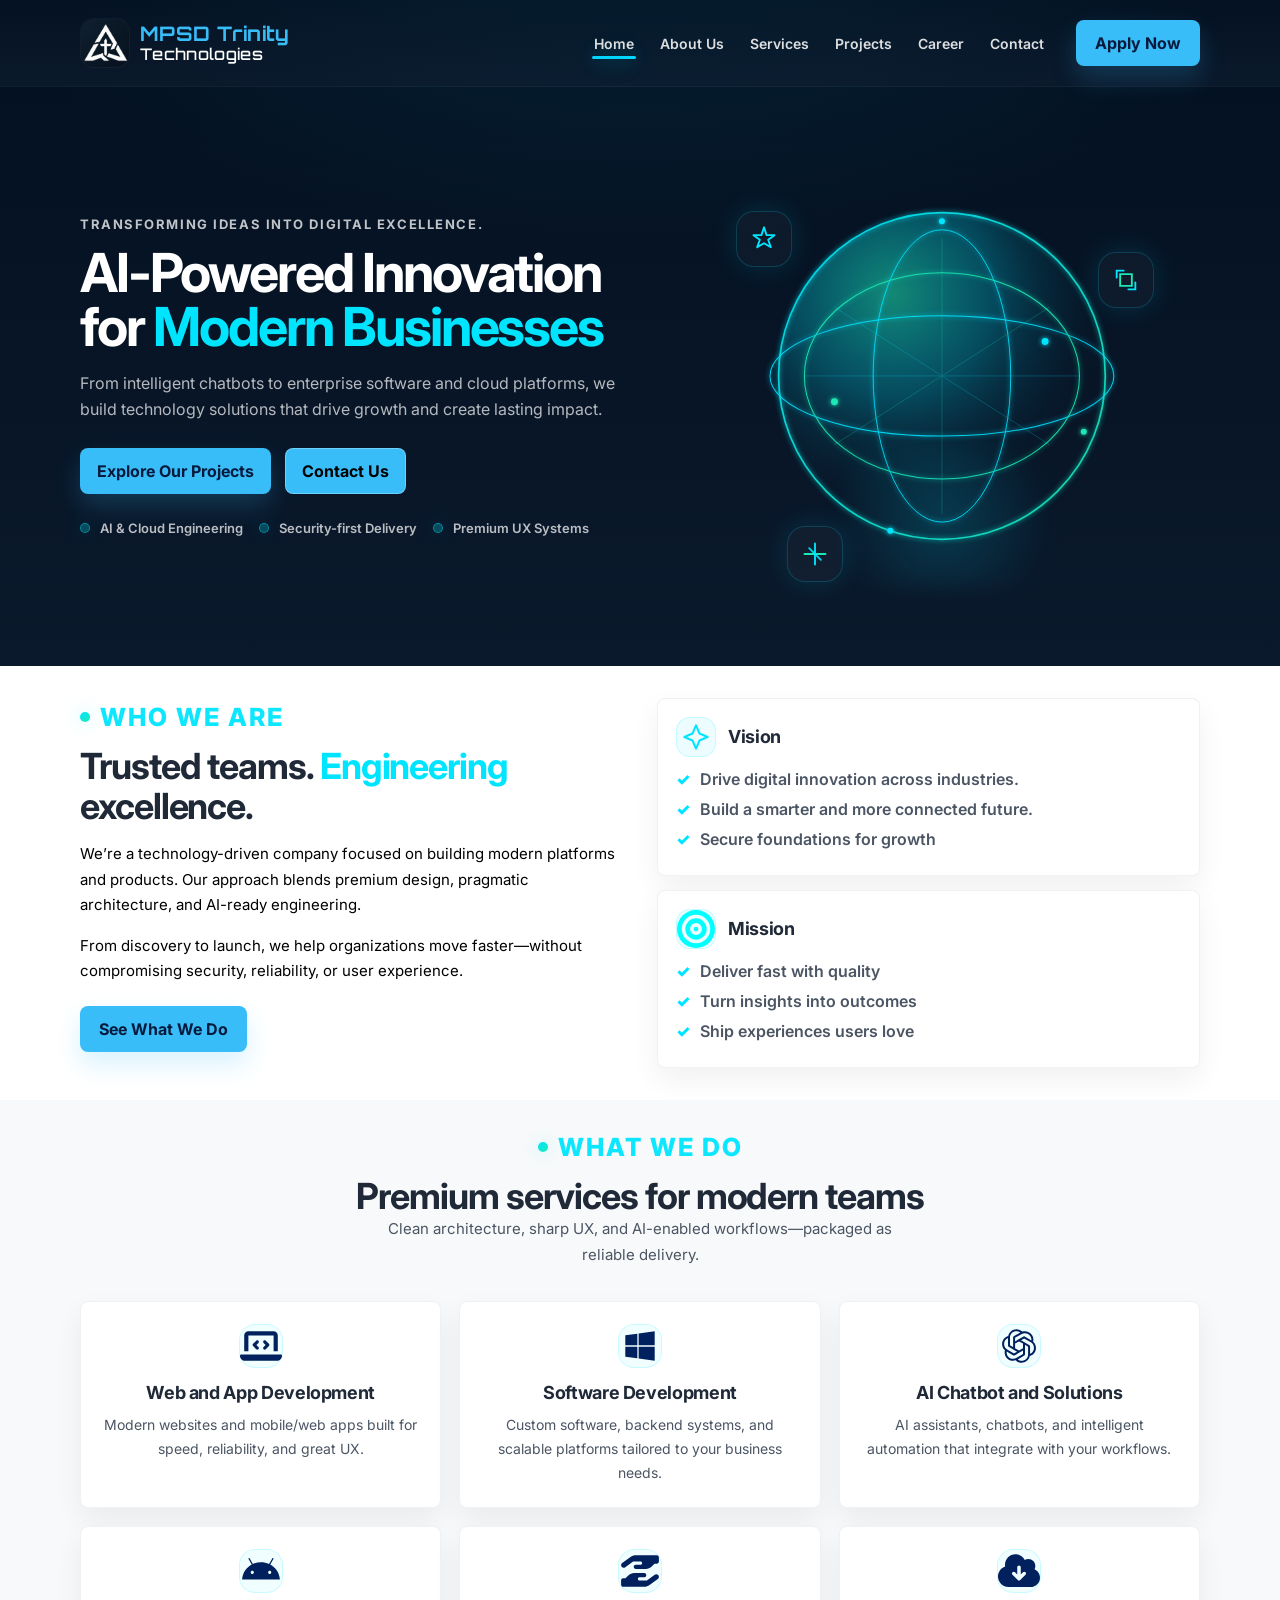
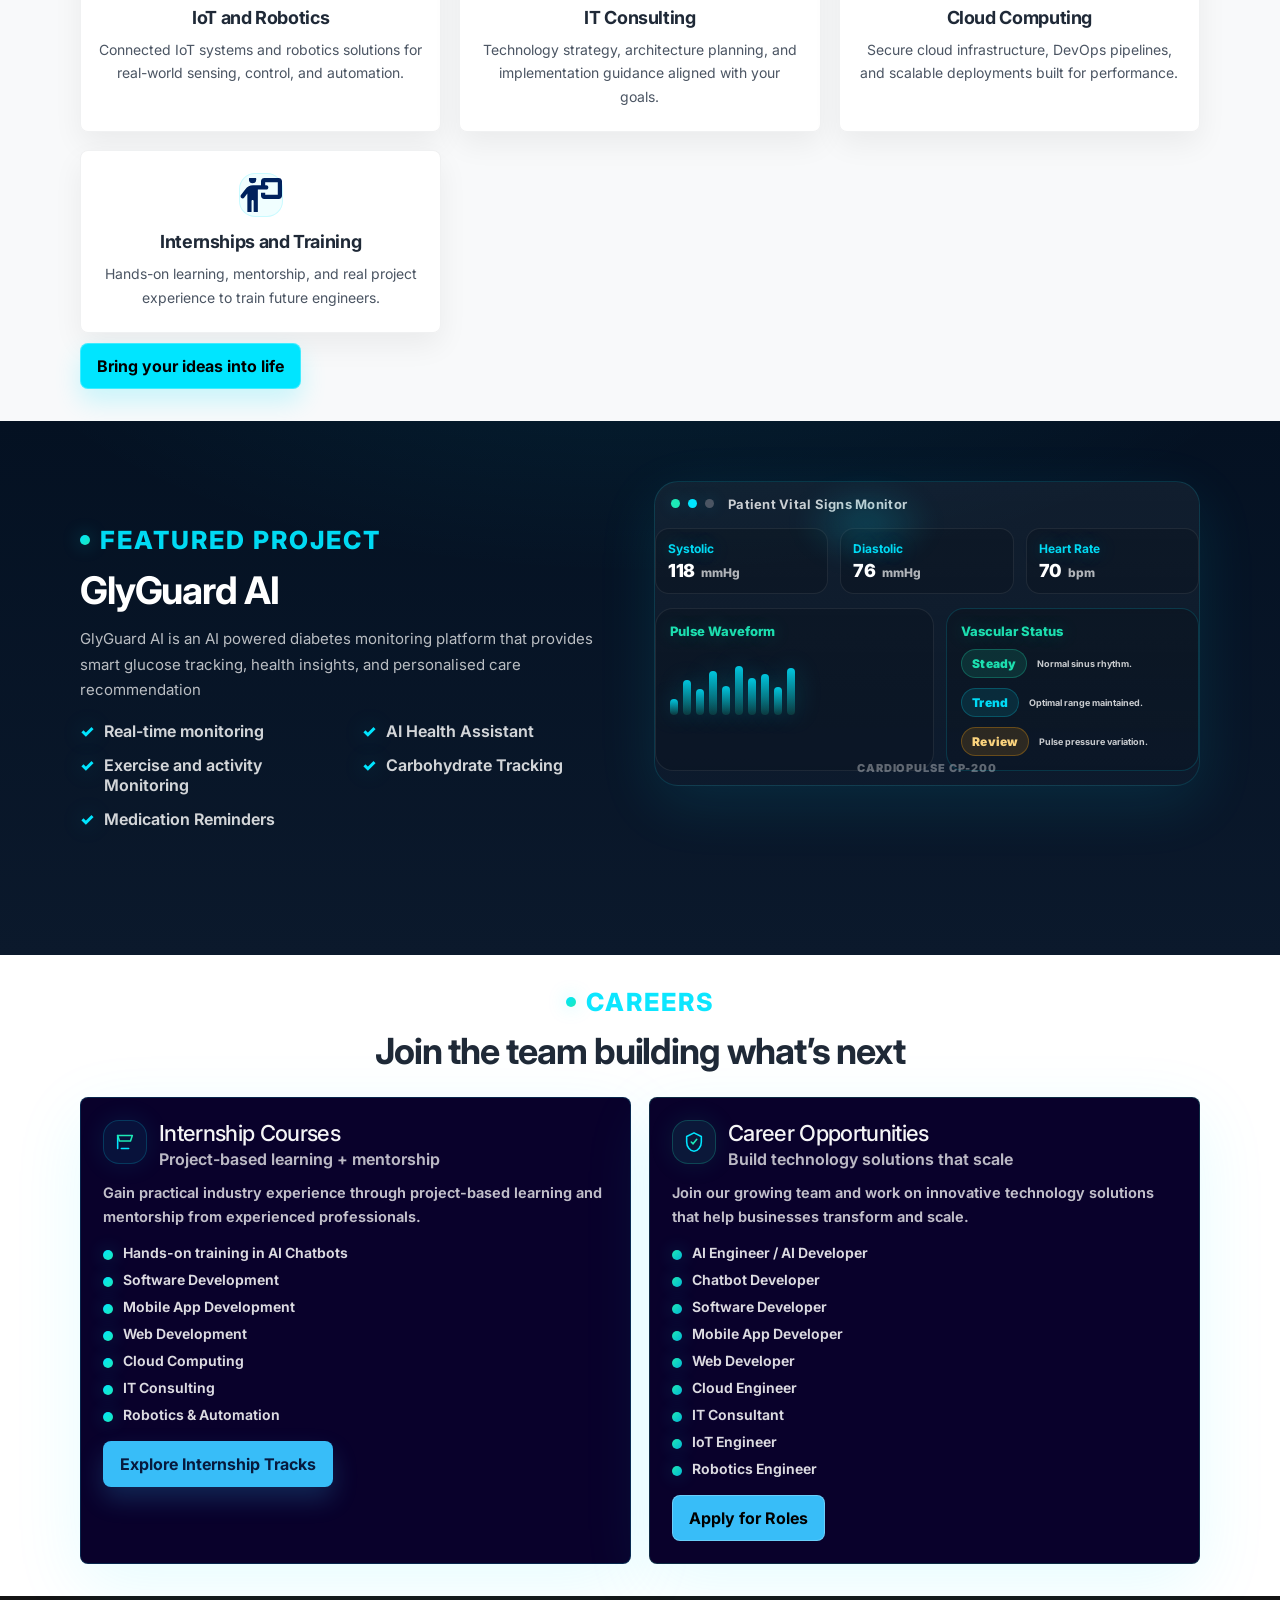
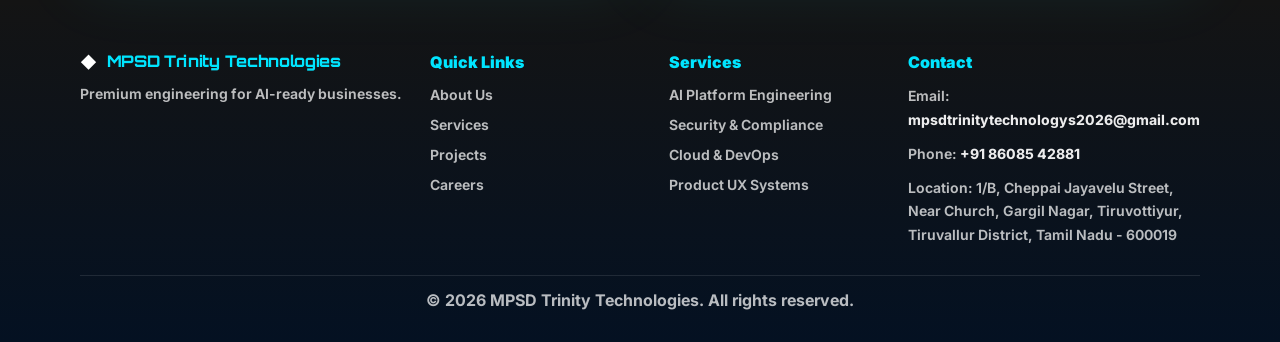
<file: index.html>
<!doctype html>
<html lang="en">
<head>
  <meta charset="UTF-8" />
  <meta name="viewport" content="width=device-width, initial-scale=1.0" />
  <meta name="description" content="Technology-driven company — premium, clean, high-converting landing page." />

  <title>NovaTech — Innovation Platform</title>

  <!-- Fonts -->
  <link rel="preconnect" href="https://fonts.googleapis.com" />
  <link rel="preconnect" href="https://fonts.gstatic.com" crossorigin />
  <link href="https://fonts.googleapis.com/css2?family=Inter:wght@400;500;600;700;800&display=swap" rel="stylesheet" />
  <link href="https://fonts.googleapis.com/css2?family=Orbitron:wght@500;600;700;800&display=swap" rel="stylesheet" />

  <link rel="stylesheet" href="./styles.css" />
</head>
<body>
  <!-- Shared Header -->
  <div data-include="navbar"></div>

  <!-- Hero -->
  <section class="section section--dark" id="home">
    <div class="container hero">
      <div class="hero-left">
        <div class="kicker">Transforming Ideas into Digital Excellence.</div>
        <h1 class="hero-title">
          AI-Powered Innovation for <span class="accent">Modern Businesses</span>
        </h1>
        <p class="hero-subtitle">
From intelligent chatbots to enterprise software and cloud platforms, we build technology solutions that drive growth and create lasting impact.        </p>

        <div class="hero-actions">
          <a class="btn btn--primary" href="#projects">Explore Our Projects</a>
          <a class="btn btn--ghost" href="#contact">Contact Us</a>
        </div>

        <div class="hero-trust" aria-label="Highlights">
          <div class="trust-item"><span class="trust-dot" aria-hidden="true"></span>AI & Cloud Engineering</div>
          <div class="trust-item"><span class="trust-dot" aria-hidden="true"></span>Security-first Delivery</div>
          <div class="trust-item"><span class="trust-dot" aria-hidden="true"></span>Premium UX Systems</div>
        </div>
      </div>

      <div class="hero-right" aria-label="Glowing tech graphic">
        <div class="globe-wrap">
          <!-- Neon abstract globe + orbit lines -->
          <svg class="globe" viewBox="0 0 600 600" role="img" aria-label="Globe graphic">
            <defs>
              <radialGradient id="g1" cx="35%" cy="25%" r="70%">
                <stop offset="0%" stop-color="#1DE9B6" stop-opacity="0.55" />
                <stop offset="45%" stop-color="#00E5FF" stop-opacity="0.25" />
                <stop offset="100%" stop-color="#041122" stop-opacity="0" />
              </radialGradient>
              <linearGradient id="stroke" x1="0" y1="0" x2="1" y2="1">
                <stop offset="0%" stop-color="#00E5FF" />
                <stop offset="100%" stop-color="#1DE9B6" />
              </linearGradient>
              <filter id="glow">
                <feGaussianBlur stdDeviation="3" result="blur" />
                <feMerge>
                  <feMergeNode in="blur" />
                  <feMergeNode in="SourceGraphic" />
                </feMerge>
              </filter>
            </defs>

            <circle cx="300" cy="300" r="190" fill="url(#g1)" />
            <circle cx="300" cy="300" r="190" fill="none" stroke="url(#stroke)" stroke-width="2" opacity="0.9" filter="url(#glow)" />

            <!-- Latitude/longitude rings -->
            <g opacity="0.9" filter="url(#glow)">
              <ellipse cx="300" cy="300" rx="200" ry="70" fill="none" stroke="#00E5FF" stroke-width="1.2" />
              <ellipse cx="300" cy="300" rx="160" ry="120" fill="none" stroke="#1DE9B6" stroke-width="1.2" />
              <ellipse cx="300" cy="300" rx="80" ry="170" fill="none" stroke="#00E5FF" stroke-width="1.1" />
            </g>

            <!-- Orbit particles -->
            <g filter="url(#glow)">
              <circle cx="420" cy="260" r="4" fill="#00E5FF" />
              <circle cx="175" cy="330" r="4" fill="#1DE9B6" />
              <circle cx="300" cy="120" r="3.5" fill="#00E5FF" />
              <circle cx="465" cy="365" r="3.5" fill="#1DE9B6" />
              <circle cx="240" cy="480" r="3.5" fill="#00E5FF" />
            </g>

            <!-- Tech grid -->
            <g opacity="0.25">
              <path d="M140 300H460" stroke="#00E5FF" stroke-width="1" />
              <path d="M300 140V460" stroke="#1DE9B6" stroke-width="1" />
              <path d="M175 220L425 380" stroke="#00E5FF" stroke-width="1" />
              <path d="M425 220L175 380" stroke="#1DE9B6" stroke-width="1" />
            </g>
          </svg>

          <!-- Floating AI/tech icons -->
          <div class="float-icon i-1" aria-hidden="true">
            <svg width="28" height="28" viewBox="0 0 24 24" fill="none" xmlns="http://www.w3.org/2000/svg">
              <path d="M12 2l2.2 6.7H21l-5.4 3.9L17.8 19 12 15.6 6.2 19l2.2-6.4L3 8.7h6.8L12 2z" stroke="#00E5FF" stroke-width="1.6" stroke-linejoin="round" />
            </svg>
          </div>
          <div class="float-icon i-2" aria-hidden="true">
            <svg width="28" height="28" viewBox="0 0 24 24" fill="none" xmlns="http://www.w3.org/2000/svg">
              <path d="M7 7h10v10H7V7z" stroke="#1DE9B6" stroke-width="1.6" />
              <path d="M4 10V4h6" stroke="#00E5FF" stroke-width="1.6" stroke-linecap="round" />
              <path d="M20 14v6h-6" stroke="#00E5FF" stroke-width="1.6" stroke-linecap="round" />
            </svg>
          </div>
          <div class="float-icon i-3" aria-hidden="true">
            <svg width="28" height="28" viewBox="0 0 24 24" fill="none" xmlns="http://www.w3.org/2000/svg">
              <path d="M12 3v18" stroke="#00E5FF" stroke-width="1.6" stroke-linecap="round" />
              <path d="M3 12h18" stroke="#1DE9B6" stroke-width="1.6" stroke-linecap="round" />
              <path d="M7 7l10 10" stroke="#00E5FF" stroke-width="1.6" stroke-linecap="round" opacity="0.9" />
            </svg>
          </div>

          <!-- subtle neon base -->
          <div class="neon-base" aria-hidden="true"></div>
        </div>
      </div>
    </div>
  </section>

  <!-- About Us -->
  <section class="section section--light" id="about">
    <div class="container about">
      <div class="about-left">
        <div class="section-label"><span class="accent-dot"></span> Who We Are</div>
        <h2 class="section-title section-title--dark">
          Trusted teams. <span class="accent">Engineering</span> excellence.
        </h2>
        <p class="body body--dark">
          We’re a technology-driven company focused on building modern platforms and products.
          Our approach blends premium design, pragmatic architecture, and AI-ready engineering.
        </p>
        <p class="body body--dark">
          From discovery to launch, we help organizations move faster—without compromising security, reliability, or user experience.
        </p>

        <div class="about-actions">
          <a class="btn btn--primary" href="#services">See What We Do</a>
        </div>
      </div>

      <div class="about-right" role="list" aria-label="Vision and Mission cards">
        <div class="info-card">
          <div class="info-card-top">
            <div class="line-icon" aria-hidden="true">
              <svg width="28" height="28" viewBox="0 0 24 24" fill="none" xmlns="http://www.w3.org/2000/svg">
                <path d="M12 2l3 7 7 3-7 3-3 7-3-7-7-3 7-3 3-7z" stroke="#00E5FF" stroke-width="1.7" stroke-linejoin="round" />
              </svg>
            </div>
            <h3 class="info-card-title">Vision</h3>
          </div>
          <ul class="check-list">
            <li><span class="check">✓</span>Drive digital innovation across industries.</li>
            <li><span class="check">✓</span>Build a smarter and more connected future.</li>
            <li><span class="check">✓</span>Secure foundations for growth</li>
          </ul>
        </div>

        <div class="info-card">
          <div class="info-card-top">
            <div class="line-icon" aria-hidden="true">
                   <svg xmlns="http://www.w3.org/2000/svg" viewBox="0 0 512 512">
    <path fill="#00FFFF" d="M448 256a192 192 0 1 0 -384 0 192 192 0 1 0 384 0zM0 256a256 256 0 1 1 512 0 256 256 0 1 1 -512 0zm256 80a80 80 0 1 0 0-160 80 80 0 1 0 0 160zm0-224a144 144 0 1 1 0 288 144 144 0 1 1 0-288zM224 256a32 32 0 1 1 64 0 32 32 0 1 1 -64 0z"/>
</svg>
        
            </div>
            <h3 class="info-card-title">Mission</h3>
          </div>
          <ul class="check-list">
            <li><span class="check">✓</span>Deliver fast with quality</li>
            <li><span class="check">✓</span>Turn insights into outcomes</li>
            <li><span class="check">✓</span>Ship experiences users love</li>
          </ul>
        </div>
      </div>
    </div>
  </section>

  <!-- Services -->
  <section class="section section--offwhite" id="services">
    <div class="container">
      <div class="center-head">
        <div class="section-label section-label--center"><span class="accent-dot"></span> What We Do</div>
        <h2 class="section-title section-title--dark">Premium services for modern teams</h2>
        <p class="body body--dark" style="max-width: 62ch; margin: 0 auto;">
          Clean architecture, sharp UX, and AI-enabled workflows—packaged as reliable delivery.
        </p>
      </div>

        <div class="grid-3 services-grid" role="list" aria-label="Services">
        	  <!-- 1. Web and app development -->
        	  <div class="feature-card" role="listitem">
         	  	 <div class="line-icon line-icon--c">
         	  	    <svg xmlns="http://www.w3.org/2000/svg" viewBox="0 0 640 640"><path fill="rgb(0, 33, 93)" d="M64 160C64 124.7 92.7 96 128 96L512 96C547.3 96 576 124.7 576 160L576 400L512 400L512 160L128 160L128 400L64 400L64 160zM0 467.2C0 456.6 8.6 448 19.2 448L620.8 448C631.4 448 640 456.6 640 467.2C640 509.6 605.6 544 563.2 544L76.8 544C34.4 544 0 509.6 0 467.2zM281 273L250 304L281 335C290.4 344.4 290.4 359.6 281 368.9C271.6 378.2 256.4 378.3 247.1 368.9L199.1 320.9C189.7 311.5 189.7 296.3 199.1 287L247.1 239C256.5 229.6 271.7 229.6 281 239C290.3 248.4 290.4 263.6 281 272.9zM393 239L441 287C450.4 296.4 450.4 311.6 441 320.9L393 368.9C383.6 378.3 368.4 378.3 359.1 368.9C349.8 359.5 349.7 344.3 359.1 335L390.1 304L359.1 273C349.7 263.6 349.7 248.4 359.1 239.1C368.5 229.8 383.7 229.7 393 239.1z"/></svg>
         	  	 </div>
         	    <h3 class="feature-title">Web and App Development</h3>
        	    <p class="feature-desc">Modern websites and mobile/web apps built for speed, reliability, and great UX.</p>
        	  </div>

        	  <!-- 2. Software development -->
        	  <div class="feature-card" role="listitem">
        	    <div class="line-icon line-icon--c">
        	     <svg xmlns="http://www.w3.org/2000/svg" viewBox="0 0 640 640"><path fill="rgb(0, 33, 93)" d="M96 157.7L279.6 132.4L279.6 309.8L96 309.8L96 157.7zM96 482.3L279.6 507.6L279.6 332.4L96 332.4L96 482.3zM299.8 510.3L544 544L544 332.4L299.8 332.4L299.8 510.3zM299.8 129.7L299.8 309.8L544 309.8L544 96L299.8 129.7z"/></svg>
        	    </div>
        	    <h3 class="feature-title">Software Development</h3>
        	    <p class="feature-desc">Custom software, backend systems, and scalable platforms tailored to your business needs.</p>
        	  </div>

        	  <!-- 3. AI chatbot and solutions -->
        	  <div class="feature-card" role="listitem">
        	    <div class="line-icon line-icon--c">
        	      <svg xmlns="http://www.w3.org/2000/svg" viewBox="0 0 640 640"><path fill="rgb(0, 33, 93)" d="M260.4 249.8L260.4 201.2C260.4 197.1 261.9 194 265.5 192L363.3 135.7C376.6 128 392.5 124.4 408.9 124.4C470.3 124.4 509.3 172 509.3 222.7C509.3 226.3 509.3 230.4 508.8 234.5L407.3 175.1C401.2 171.5 395 171.5 388.9 175.1L260.4 249.8zM488.7 439.2L488.7 323C488.7 315.8 485.6 310.7 479.5 307.1L351 232.4L393 208.3C396.6 206.3 399.7 206.3 403.2 208.3L501 264.7C529.2 281.1 548.1 315.9 548.1 349.7C548.1 388.6 525.1 424.5 488.7 439.3L488.7 439.3zM230.2 336.8L188.2 312.2C184.6 310.2 183.1 307.1 183.1 303L183.1 190.4C183.1 135.6 225.1 94.1 281.9 94.1C303.4 94.1 323.4 101.3 340.3 114.1L239.4 172.5C233.3 176.1 230.2 181.2 230.2 188.4L230.2 336.9L230.2 336.9zM320.6 389L260.4 355.2L260.4 283.5L320.6 249.7L380.8 283.5L380.8 355.2L320.6 389zM359.3 544.7C337.8 544.7 317.8 537.5 300.9 524.7L401.8 466.3C407.9 462.7 411 457.6 411 450.4L411 301.9L453.5 326.5C457.1 328.5 458.6 331.6 458.6 335.7L458.6 448.3C458.6 503.1 416.1 544.6 359.3 544.6L359.3 544.6zM237.8 430.5L140.1 374.2C111.9 357.8 93 323 93 289.2C93 249.8 116.6 214.4 152.9 199.6L152.9 316.3C152.9 323.5 156 328.6 162.1 332.2L290.1 406.4L248.1 430.5C244.5 432.5 241.4 432.5 237.9 430.5zM232.2 514.5C174.3 514.5 131.8 471 131.8 417.2C131.8 413.1 132.3 409 132.8 404.9L233.7 463.3C239.8 466.9 246 466.9 252.1 463.3L380.6 389.1L380.6 437.7C380.6 441.8 379.1 444.9 375.5 446.9L277.7 503.2C264.4 510.9 248.5 514.5 232.1 514.5L232.1 514.5zM359.2 575.4C421.2 575.4 472.9 531.4 484.6 473C541.9 458.1 578.8 404.4 578.8 349.6C578.8 313.8 563.4 278.9 535.8 253.9C538.4 243.1 539.9 232.4 539.9 221.6C539.9 148.4 480.5 93.6 411.9 93.6C398.1 93.6 384.8 95.6 371.5 100.3C348.5 77.8 316.7 63.4 281.9 63.4C219.9 63.4 168.2 107.4 156.5 165.8C99.2 180.6 62.3 234.4 62.3 289.2C62.3 325 77.7 359.9 105.3 384.9C102.7 395.7 101.2 406.4 101.2 417.2C101.2 490.4 160.6 545.2 229.2 545.2C243 545.2 256.3 543.2 269.6 538.5C292.6 561 324.4 575.4 359.2 575.4z"/></svg>

        	    </div>
        	    <h3 class="feature-title">AI Chatbot and Solutions</h3>
        	    <p class="feature-desc">AI assistants, chatbots, and intelligent automation that integrate with your workflows.</p>
        	  </div>

        	  <!-- 4. IoT and robotics -->
        	  <div class="feature-card" role="listitem">
        	    <div class="line-icon line-icon--c">
        	      <svg xmlns="http://www.w3.org/2000/svg" viewBox="0 0 640 640"><path fill="rgb(0, 33, 93)" d="M452.5 317.9C465.8 317.9 476.5 328.6 476.5 341.9C476.5 355.2 465.8 365.9 452.5 365.9C439.2 365.9 428.5 355.2 428.5 341.9C428.5 328.6 439.2 317.9 452.5 317.9zM187.4 317.9C200.7 317.9 211.4 328.6 211.4 341.9C211.4 355.2 200.7 365.9 187.4 365.9C174.1 365.9 163.4 355.2 163.4 341.9C163.4 328.6 174.1 317.9 187.4 317.9zM461.1 221.4L509 138.4C509.8 137.3 510.3 136 510.5 134.6C510.7 133.2 510.7 131.9 510.4 130.5C510.1 129.1 509.5 127.9 508.7 126.8C507.9 125.7 506.9 124.8 505.7 124.1C504.5 123.4 503.2 123 501.8 122.8C500.4 122.6 499.1 122.8 497.8 123.2C496.5 123.6 495.3 124.3 494.2 125.1C493.1 125.9 492.3 127.1 491.7 128.3L443.2 212.4C404.4 195 362.4 186 319.9 186C277.4 186 235.4 195 196.6 212.4L148.2 128.4C147.6 127.2 146.7 126.1 145.7 125.2C144.7 124.3 143.4 123.7 142.1 123.3C140.8 122.9 139.4 122.8 138.1 122.9C136.8 123 135.4 123.5 134.2 124.2C133 124.9 132 125.8 131.2 126.9C130.4 128 129.8 129.3 129.5 130.6C129.2 131.9 129.2 133.3 129.4 134.7C129.6 136.1 130.2 137.3 130.9 138.5L178.8 221.5C96.5 266.2 40.2 349.5 32 448L608 448C599.8 349.5 543.5 266.2 461.1 221.4z"/></svg>

        	    </div>
        	    <h3 class="feature-title">IoT and Robotics</h3>
        	    <p class="feature-desc">Connected IoT systems and robotics solutions for real-world sensing, control, and automation.</p>
        	  </div>

        	  <!-- 5. IT consulting -->
        	  <div class="feature-card" role="listitem">
        	    <div class="line-icon line-icon--c">
        	    <svg xmlns="http://www.w3.org/2000/svg" viewBox="0 0 640 640"><path fill="rgb(0, 33, 93)" d="M498.8 250.5L541.3 208L576 208C593.7 208 608 193.7 608 176L608 112C608 94.3 593.7 80 576 80L255.6 80C226.6 80 198.3 89.3 174.9 106.5L48.3 199.8C30.5 212.9 26.7 237.9 39.8 255.7C52.9 273.5 77.9 277.3 95.7 264.2L215.4 176L328 176C341.3 176 352 186.7 352 200C352 213.3 341.3 224 328 224L256 224C238.3 224 224 238.3 224 256C224 273.7 238.3 288 256 288L408.2 288C442.1 288 474.7 274.5 498.7 250.5zM141.3 389.5L98.7 432L64 432C46.3 432 32 446.3 32 464L32 528C32 545.7 46.3 560 64 560L384.5 560C413.5 560 441.8 550.7 465.2 533.5L591.8 440.2C609.6 427.1 613.4 402.1 600.3 384.3C587.2 366.5 562.2 362.7 544.4 375.8L424.6 464L312 464C298.7 464 288 453.3 288 440C288 426.7 298.7 416 312 416L384 416C401.7 416 416 401.7 416 384C416 366.3 401.7 352 384 352L231.8 352C197.9 352 165.3 365.5 141.3 389.5z"/></svg>
        	    </div>
        	    <h3 class="feature-title">IT Consulting</h3>
        	    <p class="feature-desc">Technology strategy, architecture planning, and implementation guidance aligned with your goals.</p>
        	  </div>

        	  <!-- 6. Cloud computing -->
        	  <div class="feature-card" role="listitem">
        	    <div class="line-icon line-icon--c">
        	     <svg xmlns="http://www.w3.org/2000/svg" viewBox="0 0 576 512"><path fill="rgb(0, 33, 93)" d="M144 480c-79.5 0-144-64.5-144-144 0-63.4 41-117.2 97.9-136.5-1.3-7.7-1.9-15.5-1.9-23.5 0-79.5 64.5-144 144-144 55.4 0 103.5 31.3 127.6 77.1 14.2-8.3 30.8-13.1 48.4-13.1 53 0 96 43 96 96 0 15.7-3.8 30.6-10.5 43.7 44 20.3 74.5 64.7 74.5 116.3 0 70.7-57.3 128-128 128l-304 0zM377 313c9.4-9.4 9.4-24.6 0-33.9s-24.6-9.4-33.9 0l-31 31 0-102.1c0-13.3-10.7-24-24-24s-24 10.7-24 24l0 102.1-31-31c-9.4-9.4-24.6-9.4-33.9 0s-9.4 24.6 0 33.9l72 72c9.4 9.4 24.6 9.4 33.9 0l72-72z"/></svg>

        	    </div>
        	    <h3 class="feature-title">Cloud Computing</h3>
        	    <p class="feature-desc">Secure cloud infrastructure, DevOps pipelines, and scalable deployments built for performance.</p>
        	  </div>

        	  <!-- 7. Internships and training -->
        	  <div class="feature-card" role="listitem">
        	    <div class="line-icon line-icon--c">
        	      <svg xmlns="http://www.w3.org/2000/svg" viewBox="0 0 640 512"><!--!Font Awesome Free v7.2.0 by @fontawesome - https://fontawesome.com License - https://fontawesome.com/license/free Copyright 2026 Fonticons, Inc.--><path fill="rgb(0, 33, 93)" d="M192 80a56 56 0 1 0 0-112 56 56 0 1 0 0 112zM176 512l0-160c0-8.8 7.2-16 16-16s16 7.2 16 16l0 160c0 17.7 14.3 32 32 32s32-14.3 32-32l0-336 128 0c17.7 0 32-14.3 32-32s-14.3-32-32-32l-16 0 0-48 192 0 0 192-192 0 0-32-64 0 0 48c0 26.5 21.5 48 48 48l224 0c26.5 0 48-21.5 48-48l0-224c0-26.5-21.5-48-48-48L368 0c-26.5 0-48 21.5-48 48l0 64-122.7 0c-45.6 0-88.5 21.6-115.6 58.2L14.3 260.9c-10.5 14.2-7.6 34.2 6.6 44.8s34.2 7.6 44.8-6.6L112 236.7 112 512c0 17.7 14.3 32 32 32s32-14.3 32-32z"/></svg>

        	    </div>
        	    <h3 class="feature-title">Internships and Training</h3>
        	    <p class="feature-desc">Hands-on learning, mentorship, and real project experience to train future engineers.</p>
        	  </div> 
            
      </div>
           <centre>     <a class="btn btn--primary" href="./contact.html" style="margin-top: 10px; background: var(--cyan); color: black; border-color: rgba(255,255,255,0.25); box-shadow: 0 12px 26px rgba(0,229,255,0.20);">Bring your ideas into life</a>

           </centre>    </div>
  </section>

  <!-- Featured Project -->
  <section class="section section--dark" id="projects">
    <div class="container project">
      <div class="project-left">
        <div class="section-label"><span class="accent-dot"></span> Featured Project</div>
        <h2 class="section-title">GlyGuard AI</h2>
        <p class="body body--light">GlyGuard AI is an AI powered diabetes  monitoring platform that provides smart glucose tracking, health insights, and personalised care recommendation 
        </p>

        <div class="bullet-grid" role="list" aria-label="Project benefits">
          <div class="bullet-item"><span class="check check--glow">✓</span>Real-time monitoring</div>
          <div class="bullet-item"><span class="check check--glow">✓</span>AI Health Assistant</div>
          <div class="bullet-item"><span class="check check--glow">✓</span>Exercise and activity Monitoring </div>
          <div class="bullet-item"><span class="check check--glow">✓</span>Carbohydrate Tracking</div>
          <div class="bullet-item"><span class="check check--glow">✓</span>Medication Reminders</div>

        </div>

        <div class="project-actions">
        </div>

      </div>

      <div class="project-right" aria-label="Product mockup">
        <div class="mockup-stack">
          <div class="mockup laptop" aria-hidden="true">
            <div class="mockup-topbar">
              <span class="dot" style="background:#1DE9B6"></span>
              <span class="dot" style="background:#00E5FF"></span>
              <span class="dot" style="background:#4B5563"></span>
              <div class="mockup-title">Patient Vital Signs Monitor</div>

            </div>
            <div class="mockup-body">
              <div class="dash-row">
                <div class="metric">
                  <div class="metric-label metric-label--glow">Systolic</div>
                  <div class="metric-value metric-value--blood">118<span class="metric-unit">mmHg</span></div>
                </div>
                <div class="metric">
                  <div class="metric-label metric-label--glow">Diastolic</div>
                  <div class="metric-value metric-value--blood">76<span class="metric-unit">mmHg</span></div>
                </div>
                <div class="metric">
                  <div class="metric-label metric-label--glow">Heart Rate</div>
                  <div class="metric-value metric-value--blood">70<span class="metric-unit">bpm</span></div>
                </div>

              </div>

              <div class="dash-panels">
                <div class="panel panel--chart panel--vitals" aria-label="Pulse waveform">
                  <div class="panel-title panel-title--teal">Pulse Waveform</div>
                  <div class="pulse-bars" aria-hidden="true">
                    <span></span><span></span><span></span><span></span><span></span><span></span><span></span><span></span><span></span><span></span>
                  </div>
                </div>
                <div class="panel panel--list panel--vascular" aria-label="Vascular status">
                  <div class="panel-title panel-title--teal">Vascular Status</div>
                  <ul class="panel-list panel-list--vascular" role="list">
                    <li>
                      <span class="v-pill v-pill--steady">Steady</span>
                      <span class="v-text">Normal sinus rhythm.</span>
                    </li>
                    <li>
                      <span class="v-pill v-pill--trend">Trend</span>
                      <span class="v-text">Optimal range maintained.</span>
                    </li>
                    <li>
                      <span class="v-pill v-pill--review">Review</span>
                      <span class="v-text">Pulse pressure variation.</span>
                    </li>
                  </ul>
                </div>
              </div>

            </div>

            <div class="mockup-frame-mark" aria-hidden="true">CardioPulse CP-200</div>
          </div>


          <!-- <div class="mockup phone" aria-hidden="true">
            <div class="phone-notch"></div>
            <div class="phone-screen">
              <div class="phone-head">AI Status</div>
              <div class="phone-row">
                <div class="ring">
                  <div class="ring-inner"></div>
                </div>
                <div>
                  <div class="phone-k">Model health</div>
                  <div class="phone-v"><span class="accent">Stable</span></div>
                </div>
              </div>
              <div class="phone-cards">
                <div class="mini-card">Anomaly score ↓</div>
                <div class="mini-card">Alerts auto-routed</div>
                <div class="mini-card">Latency under target</div>
              </div>
            </div>
          </div> -->

          <div class="mockup-glow" aria-hidden="true"></div>
        </div>
      </div>
    </div>
  </section>



  <!-- Careers & Internships -->
  <section class="section section--light" id="careers">
    <div class="container careers">
      <div class="center-head" style="margin-bottom: 18px;">
        <div class="section-label section-label--center"><span class="accent-dot"></span> Careers</div>
        <h2 class="section-title section-title--dark">Join the team building what’s next</h2>
      </div>

      <div class="career-two-col" aria-label="Internship and career opportunities">
        <!-- Container 1: Internship Courses -->
        <div class="career-glass-card" role="group" aria-label="Internship Courses">
          <div class="career-card-head">
            <div class="career-card-icon" aria-hidden="true">
              <svg width="22" height="22" viewBox="0 0 24 24" fill="none" xmlns="http://www.w3.org/2000/svg">
                <path d="M4 19V5" stroke="#00E5FF" stroke-width="1.7" stroke-linecap="round"/>
                <path d="M4 5h16l-2 6H6l-2-6z" stroke="#1DE9B6" stroke-width="1.7" stroke-linejoin="round"/>
                <path d="M8 19h8" stroke="#00E5FF" stroke-width="1.7" stroke-linecap="round"/>
              </svg>
            </div>
            <div>
              <div class="career-card-title">Internship Courses</div>
              <div class="career-card-sub">Project-based learning + mentorship</div>
            </div>
          </div>

          <p class="career-card-desc">Gain practical industry experience through project-based learning and mentorship from experienced professionals.</p>

          <ul class="career-bullets" role="list">
            <li><span class="career-bullet-dot" aria-hidden="true"></span>Hands-on training in AI Chatbots</li>
            <li><span class="career-bullet-dot" aria-hidden="true"></span>Software Development</li>
            <li><span class="career-bullet-dot" aria-hidden="true"></span>Mobile App Development</li>
            <li><span class="career-bullet-dot" aria-hidden="true"></span>Web Development</li>
            <li><span class="career-bullet-dot" aria-hidden="true"></span>Cloud Computing</li>
            <li><span class="career-bullet-dot" aria-hidden="true"></span>IT Consulting</li>
            <li><span class="career-bullet-dot" aria-hidden="true"></span>Robotics &amp; Automation</li>
          </ul>

          <div class="career-card-actions">
            <a class="btn btn--primary" href="#apply">Explore Internship Tracks</a>
          </div>
        </div>

        <!-- Container 2: Career Opportunities -->
        <div class="career-glass-card career-glass-card--alt" role="group" aria-label="Career Opportunities">
          <div class="career-card-head">
            <div class="career-card-icon" aria-hidden="true">
              <svg width="22" height="22" viewBox="0 0 24 24" fill="none" xmlns="http://www.w3.org/2000/svg">
                <path d="M12 2l8 4v6c0 5-3.5 10-8 10S4 17 4 12V6l8-4z" stroke="#00E5FF" stroke-width="1.7" stroke-linejoin="round"/>
                <path d="M9 12l2 2 4-5" stroke="#1DE9B6" stroke-width="1.7" stroke-linecap="round" stroke-linejoin="round"/>
              </svg>
            </div>
            <div>
              <div class="career-card-title">Career Opportunities</div>
              <div class="career-card-sub">Build technology solutions that scale</div>
            </div>
          </div>

          <p class="career-card-desc">Join our growing team and work on innovative technology solutions that help businesses transform and scale.</p>

          <ul class="career-bullets" role="list">
            <li><span class="career-bullet-dot" aria-hidden="true"></span>AI Engineer / AI Developer</li>
            <li><span class="career-bullet-dot" aria-hidden="true"></span>Chatbot Developer</li>
            <li><span class="career-bullet-dot" aria-hidden="true"></span>Software Developer</li>
            <li><span class="career-bullet-dot" aria-hidden="true"></span>Mobile App Developer</li>
            <li><span class="career-bullet-dot" aria-hidden="true"></span>Web Developer</li>
            <li><span class="career-bullet-dot" aria-hidden="true"></span>Cloud Engineer</li>
            <li><span class="career-bullet-dot" aria-hidden="true"></span>IT Consultant</li>
            <li><span class="career-bullet-dot" aria-hidden="true"></span>IoT Engineer</li>
            <li><span class="career-bullet-dot" aria-hidden="true"></span>Robotics Engineer</li>
          </ul>

          <div class="career-card-actions">
            <a class="btn btn--ghost" href="#apply">Apply for Roles</a>
          </div>
        </div>
      </div>
    </div>
  </section>




  <!-- Shared Footer -->
  <div data-include="footer"></div>

  <script src="./script.js"></script>
</body>
</html>
</file>
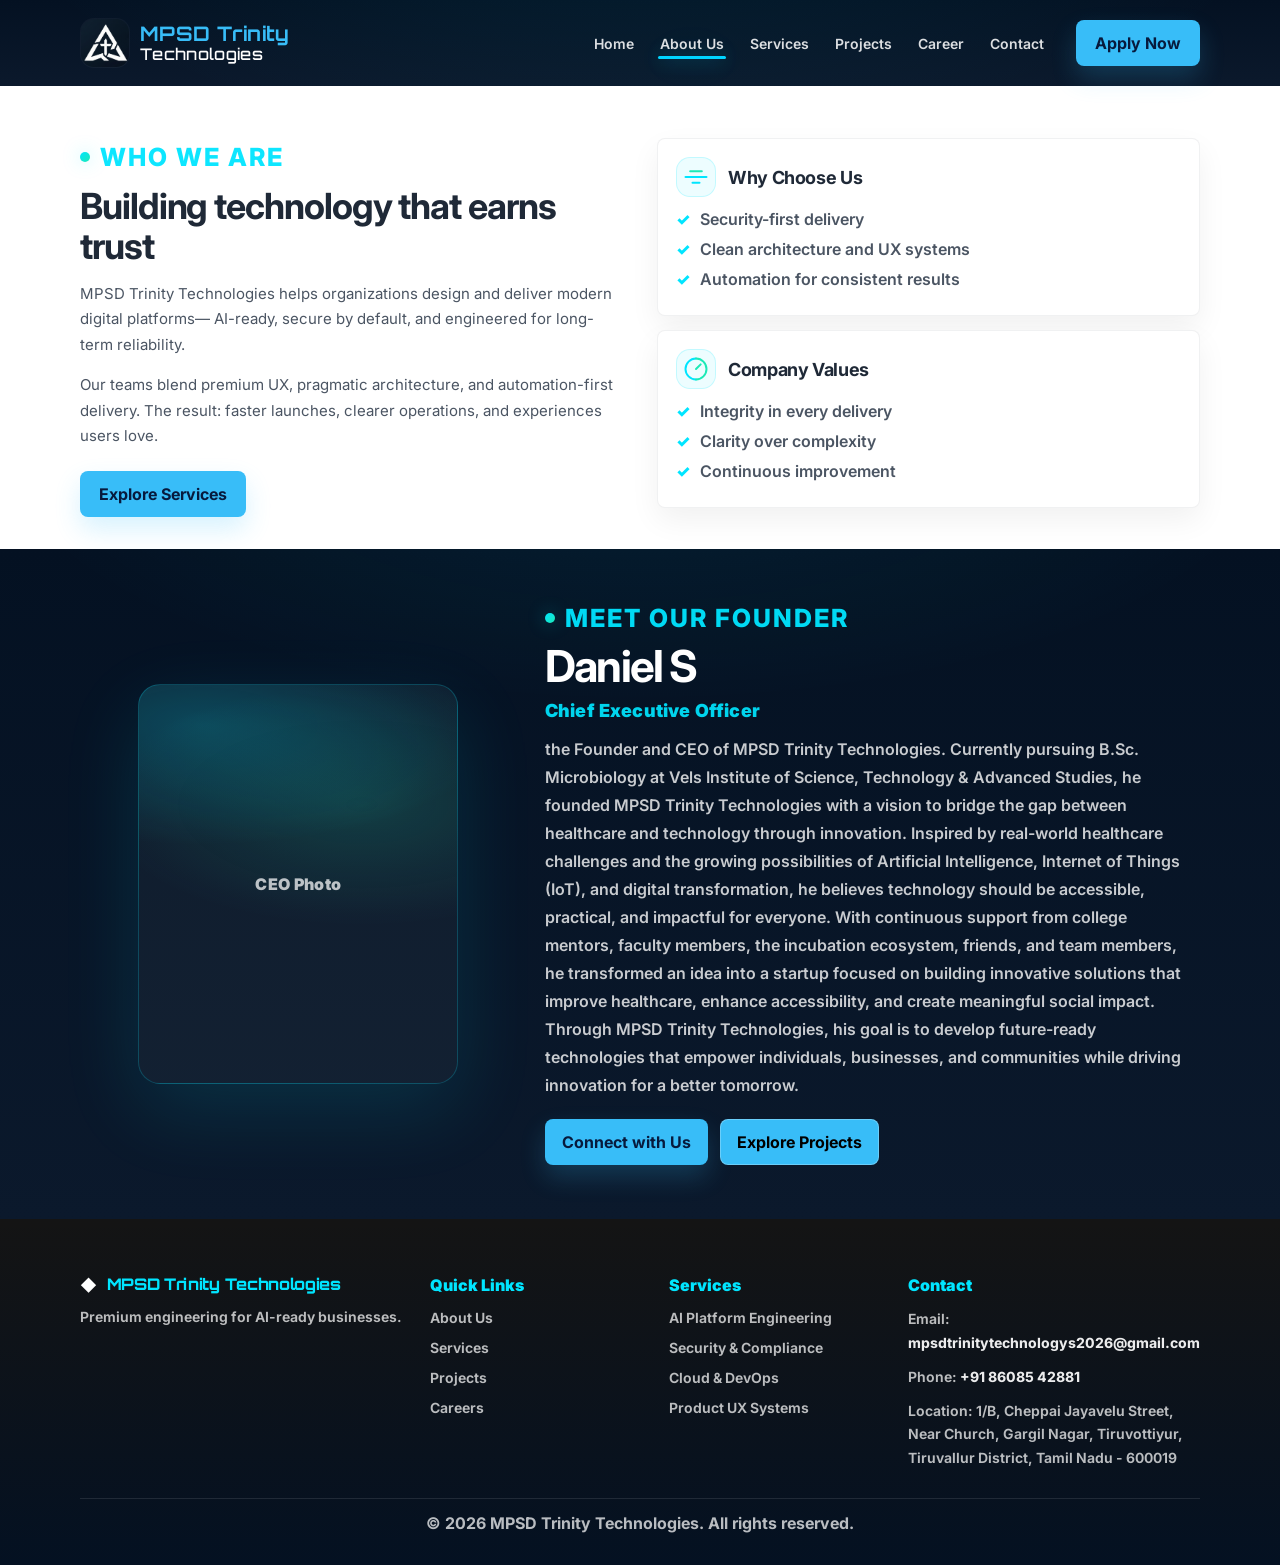
<file: about-us.html>
<!doctype html>
<html lang="en">
<head>
  <meta charset="UTF-8" />
  <meta name="viewport" content="width=device-width, initial-scale=1.0" />
  <meta name="description" content="About MPSD Trinity Technologies — mission, vision, values." />

  <title>About Us — MPSD Trinity Technologies</title>

  <!-- Fonts -->
  <link rel="preconnect" href="https://fonts.googleapis.com" />
  <link rel="preconnect" href="https://fonts.gstatic.com" crossorigin />
  <link href="https://fonts.googleapis.com/css2?family=Inter:wght@400;500;600;700;800&display=swap" rel="stylesheet" />
  <link href="https://fonts.googleapis.com/css2?family=Orbitron:wght@500;600;700;800&display=swap" rel="stylesheet" />

  <link rel="stylesheet" href="./styles.css" />
</head>
<body>
  <div data-include="navbar"></div>

  <section class="section section--light" id="about">
    <div class="container about" style="padding-top: 20px;">
      <div class="about-left">
        <div class="section-label"><span class="accent-dot"></span> Who We Are</div>
        <h2 class="section-title section-title--dark">Building technology that earns trust</h2>
        <p class="body" style="margin-top: 14px;">
          MPSD Trinity Technologies helps organizations design and deliver modern digital platforms—
          AI-ready, secure by default, and engineered for long-term reliability.
        </p>

        <p class="body">
          Our teams blend premium UX, pragmatic architecture, and automation-first delivery.
          The result: faster launches, clearer operations, and experiences users love.
        </p>

        <div class="about-actions">
          <a class="btn btn--primary" href="./services.html">Explore Services</a>
        </div>
      </div>

      <div class="about-right" role="list" aria-label="Mission, vision, why choose us, values">
        <!-- <div class="info-card" role="listitem">
          <div class="info-card-top">
            <div class="line-icon" aria-hidden="true">
              <svg width="28" height="28" viewBox="0 0 24 24" fill="none" xmlns="http://www.w3.org/2000/svg">
                <path d="M12 2l3 7 7 3-7 3-3 7-3-7-7-3 7-3 3-7z" stroke="#00E5FF" stroke-width="1.7" stroke-linejoin="round" />
              </svg>
            </div>
            <h3 class="info-card-title">Vision</h3>
          </div>
          <ul class="check-list">
            <li><span class="check">✓</span>Trusted technology experiences</li>
            <li><span class="check">✓</span>AI-ready systems by design</li>
            <li><span class="check">✓</span>Security and usability together</li>
          </ul>
        </div>

        <div class="info-card" role="listitem">
          <div class="info-card-top">
            <div class="line-icon" aria-hidden="true">
              <svg xmlns="http://www.w3.org/2000/svg" viewBox="0 0 512 512">
                <path fill="#00FFFF" d="M448 256a192 192 0 1 0 -384 0 192 192 0 1 0 384 0zM0 256a256 256 0 1 1 512 0 256 256 0 1 1 -512 0zm256 80a80 80 0 1 0 0-160 80 80 0 1 0 0 160zm0-224a144 144 0 1 1 0 288 144 144 0 1 1 0-288zM224 256a32 32 0 1 1 64 0 32 32 0 1 1 -64 0z"/>
              </svg>
            </div>
            <h3 class="info-card-title">Mission</h3>
          </div>
          <ul class="check-list">
            <li><span class="check">✓</span>Deliver fast with quality</li>
            <li><span class="check">✓</span>Turn insights into outcomes</li>
            <li><span class="check">✓</span>Ship solutions teams can scale</li>
          </ul>
        </div> -->

        <div class="info-card" role="listitem">
          <div class="info-card-top">
            <div class="line-icon" aria-hidden="true">
              <svg width="28" height="28" viewBox="0 0 24 24" fill="none" xmlns="http://www.w3.org/2000/svg">
                <path d="M3 12h18" stroke="#00E5FF" stroke-width="1.7" stroke-linecap="round"/>
                <path d="M7 7h10" stroke="#1DE9B6" stroke-width="1.7" stroke-linecap="round"/>
                <path d="M9 17h6" stroke="#00E5FF" stroke-width="1.7" stroke-linecap="round"/>
              </svg>
            </div>
            <h3 class="info-card-title">Why Choose Us</h3>
          </div>
          <ul class="check-list">
            <li><span class="check">✓</span>Security-first delivery</li>
            <li><span class="check">✓</span>Clean architecture and UX systems</li>
            <li><span class="check">✓</span>Automation for consistent results</li>
          </ul>
        </div>

        <div class="info-card" role="listitem">
          <div class="info-card-top">
            <div class="line-icon" aria-hidden="true">
              <svg width="28" height="28" viewBox="0 0 24 24" fill="none" xmlns="http://www.w3.org/2000/svg">
                <path d="M12 3a9 9 0 0 0 0 18" stroke="#00E5FF" stroke-width="1.7" stroke-linecap="round"/>
                <path d="M12 3a9 9 0 0 1 0 18" stroke="#1DE9B6" stroke-width="1.7" stroke-linecap="round"/>
                <path d="M12 12l4-4" stroke="#1DE9B6" stroke-width="1.7" stroke-linecap="round"/>
              </svg>
            </div>
            <h3 class="info-card-title">Company Values</h3>
          </div>
          <ul class="check-list">
            <li><span class="check">✓</span>Integrity in every delivery</li>
            <li><span class="check">✓</span>Clarity over complexity</li>
            <li><span class="check">✓</span>Continuous improvement</li>
          </ul>
        </div>
      </div>
    </div>
  </section>

  <!-- CEO / Founder Profile -->
  <section class="section section--dark" id="ceo-profile">
    <div class="container">
      <div class="ceo-profile" data-animate-on-scroll>
        <div class="ceo-profile__media" aria-label="CEO photo">
          <div class="ceo-profile__photo" role="img" aria-label="CEO Photo">
            <span class="ceo-profile__photo-placeholder">CEO Photo</span>
          </div>
        </div>

        <div class="ceo-profile__content" data-animate-on-scroll>
          <div class="section-label">
            <span class="accent-dot"></span> Meet Our Founder
          </div>

          <h2 class="ceo-profile__title">Daniel S</h2>
          <h3 class="ceo-profile__subtitle">Chief Executive Officer</h3>

          <div class="ceo-profile__bio">
            <p> the Founder and CEO of MPSD Trinity Technologies. Currently pursuing B.Sc. Microbiology at Vels Institute of Science, Technology & Advanced Studies, he founded MPSD Trinity Technologies with a vision to bridge the gap between healthcare and technology through innovation. Inspired by real-world healthcare challenges and the growing possibilities of Artificial Intelligence, Internet of Things (IoT), and digital transformation, he believes technology should be accessible, practical, and impactful for everyone. With continuous support from college mentors, faculty members, the incubation ecosystem, friends, and team members, he transformed an idea into a startup focused on building innovative solutions that improve healthcare, enhance accessibility, and create meaningful social impact. Through MPSD Trinity Technologies, his goal is to develop future-ready technologies that empower individuals, businesses, and communities while driving innovation for a better tomorrow.
            </p>
          </div>

          <div class="ceo-profile__actions">
            <a class="btn btn--primary" href="./contact.html">Connect with Us</a>
            <a class="btn btn--ghost" href="./projects.html">Explore Projects</a>
          </div>
        </div>
      </div>
    </div>
  </section>

  <div data-include="footer"></div>
  <script src="./script.js"></script>
</body>
</html>
</file>
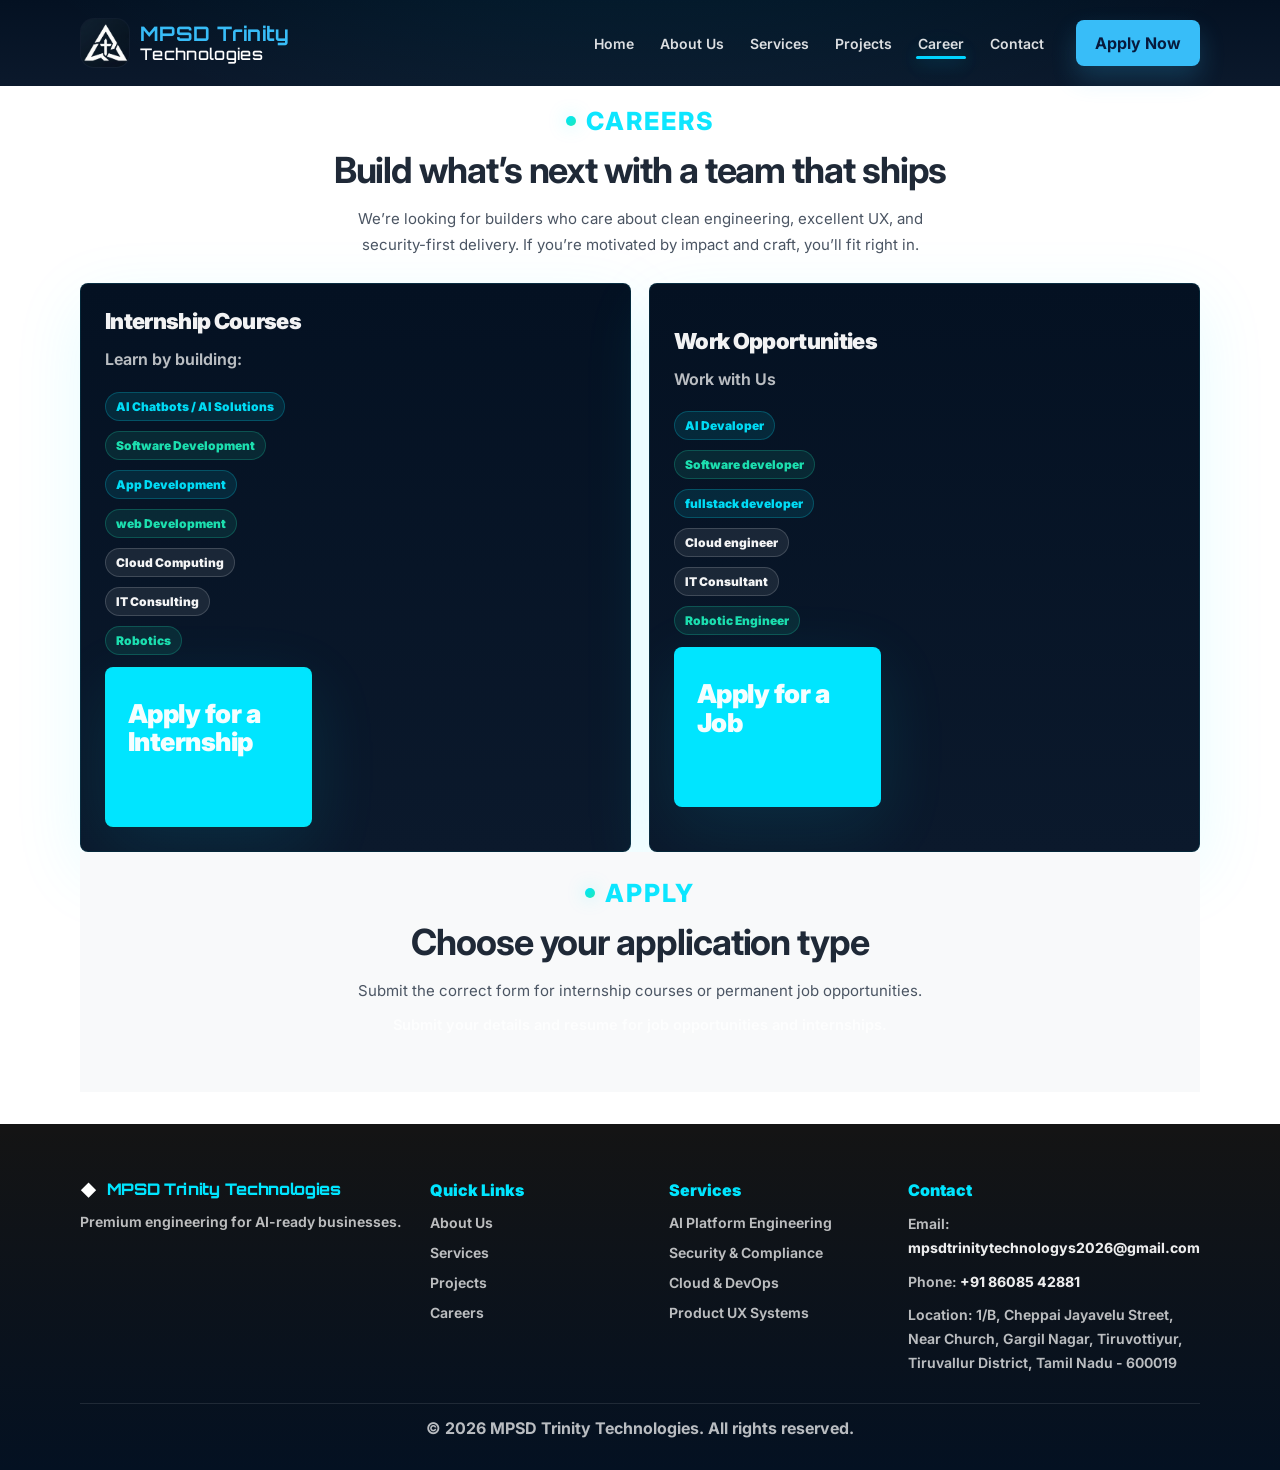
<file: career.html>
<!doctype html>
<html lang="en">
<head>
  <meta charset="UTF-8" />
  <meta name="viewport" content="width=device-width, initial-scale=1.0" />
  <meta name="description" content="Career opportunities at MPSD Trinity Technologies — join our team." />

  <title>Career — MPSD Trinity Technologies</title>

  <!-- Fonts -->
  <link rel="preconnect" href="https://fonts.googleapis.com" />
  <link rel="preconnect" href="https://fonts.gstatic.com" crossorigin />
  <link href="https://fonts.googleapis.com/css2?family=Inter:wght@400;500;600;700;800&display=swap" rel="stylesheet" />
  <link href="https://fonts.googleapis.com/css2?family=Orbitron:wght@500;600;700;800&display=swap" rel="stylesheet" />

  <link rel="stylesheet" href="./styles.css" />
</head>
<body>
  <!-- Shared Header -->
  <div data-include="navbar"></div>

  <!-- Careers -->
  <section class="section section--light" style="padding-top: 20px;">
    <div class="container">
      <div class="center-head" style="margin-bottom: 18px;">
        <div class="section-label section-label--center"><span class="accent-dot"></span> Careers</div>
        <h2 class="section-title section-title--dark">Build what’s next with a team that ships</h2>
        <p class="body" style="margin: 16px auto 0; max-width: 70ch;">
          We’re looking for builders who care about clean engineering, excellent UX, and security-first delivery.
          If you’re motivated by impact and craft, you’ll fit right in.
        </p>
      </div>

      <div class="two-cards">
        <div class="career-card">

          <div class="career-content">
            <div class="career-title">Internship Courses</div>
            <div class="career-desc">Learn by building:</div>
              <div style="margin-top: 6px; display:flex; flex-direction:column; gap: 10px;" aria-label="Career options">
              <div class="pill" style="width: fit-content; background: rgba(0,229,255,0.10); border: 1px solid rgba(0,229,255,0.22); color: rgba(0,229,255,0.95); font-weight: 900;">AI Chatbots / AI Solutions</div>
              <div class="pill" style="width: fit-content; background: rgba(29,233,182,0.10); border: 1px solid rgba(29,233,182,0.22); color: rgba(29,233,182,0.95); font-weight: 900;">Software Development</div>
              <div class="pill" style="width: fit-content; background: rgba(0,229,255,0.10); border: 1px solid rgba(0,229,255,0.22); color: rgba(0,229,255,0.95); font-weight: 900;">App Development</div>
              <div class="pill" style="width: fit-content; background: rgba(29,233,182,0.10); border: 1px solid rgba(29,233,182,0.22); color: rgba(29,233,182,0.95); font-weight: 900;">web Development</div>
              <div class="pill" style="width: fit-content; background: rgba(255,255,255,0.08); border: 1px solid rgba(255,255,255,0.16); color: rgba(255,255,255,0.95); font-weight: 900;">Cloud Computing</div>
              <div class="pill" style="width: fit-content; background: rgba(255,255,255,0.08); border: 1px solid rgba(255,255,255,0.16); color: rgba(255,255,255,0.95); font-weight: 900;">IT Consulting</div>
              <div class="pill" style="width: fit-content; background: rgba(29,233,182,0.10); border: 1px solid rgba(29,233,182,0.22); color: rgba(29,233,182,0.95); font-weight: 900;">Robotics</div>
            </div>
               <button type="button" class="career-action-card career-action-card--alt" data-open-apply="internship" aria-haspopup="dialog">
              <div class="career-action-card__title">Apply for a Internship</div>
            </button>      </div>
        </div>

        <div class="career-card">

         
        <div class="career-content">
            <div class="career-title">Work Opportunities</div>
            <div class="career-desc">Work with Us </div>
              <div style="margin-top: 6px; display:flex; flex-direction:column; gap: 10px;" aria-label="Career options">
              <div class="pill" style="width: fit-content; background: rgba(0,229,255,0.10); border: 1px solid rgba(0,229,255,0.22); color: rgba(0,229,255,0.95); font-weight: 900;">AI Devaloper</div>
              <div class="pill" style="width: fit-content; background: rgba(29,233,182,0.10); border: 1px solid rgba(29,233,182,0.22); color: rgba(29,233,182,0.95); font-weight: 900;">Software developer</div>
              <div class="pill" style="width: fit-content; background: rgba(0,229,255,0.10); border: 1px solid rgba(0,229,255,0.22); color: rgba(0,229,255,0.95); font-weight: 900;">fullstack developer</div>
              
              <div class="pill" style="width: fit-content; background: rgba(255,255,255,0.08); border: 1px solid rgba(255,255,255,0.16); color: rgba(255,255,255,0.95); font-weight: 900;">Cloud engineer</div>
              <div class="pill" style="width: fit-content; background: rgba(255,255,255,0.08); border: 1px solid rgba(255,255,255,0.16); color: rgba(255,255,255,0.95); font-weight: 900;">IT Consultant</div>
              <div class="pill" style="width: fit-content; background: rgba(29,233,182,0.10); border: 1px solid rgba(29,233,182,0.22); color: rgba(29,233,182,0.95); font-weight: 900;">Robotic Engineer</div>
            </div>
            <button type="button" class="career-action-card" data-open-apply="job" aria-haspopup="dialog">
              
              <div class="career-action-card__title">Apply for a Job</div>
            </button>           </div></div>
      </div>

      <!-- <section class="section" style="padding-bottom: 0;">
        <div class="container" style="margin-top: 28px;">
          <div class="project" style="grid-template-columns: 1fr 1fr;">
            <div class="project-left">
              <div class="section-label"><span class="accent-dot"></span> Application</div>
              <h2 class="section-title" style="color: var(--navy-900); font-size: 40px;">Apply in minutes</h2>
              <p class="body" style="margin-top: 10px;">
                Share your experience and the role you’re targeting. We’ll review and follow up with next steps.
              </p>
              <div class="project-actions">
                <a class="btn btn--primary" href="#apply-form">Go to Application Form</a>
              </div>
            </div>

            <div class="project-right" aria-hidden="true">
              <div class="mockup-stack">
                <div class="mockup laptop">
                  <div class="mockup-topbar">
                    <span class="dot" style="background:#1DE9B6"></span>
                    <span class="dot" style="background:#00E5FF"></span>
                    <span class="dot" style="background:#4B5563"></span>
                    <div class="mockup-title">Hiring Pipeline</div>
                  </div>
                  <div class="mockup-body">
                    <div class="dash-row">
                      <div class="metric">
                        <div class="metric-label">Review</div>
                        <div class="metric-value">24–48h</div>
                      </div>
                      <div class="metric">
                        <div class="metric-label">Interviews</div>
                        <div class="metric-value">2 steps</div>
                      </div>
                      <div class="metric">
                        <div class="metric-label">Outcome</div>
                        <div class="metric-value">Fast</div>
                      </div>
                    </div>
                    <div class="dash-panels">
                      <div class="panel panel--chart">
                        <div class="panel-title">Signal Checks</div>
                        <div class="spark"><span></span><span></span><span></span><span></span><span></span><span></span><span></span><span></span><span></span></div>
                      </div>
                      <div class="panel panel--list">
                        <div class="panel-title">What we look for</div>
                        <ul class="panel-list" role="list">
                          <li><span class="pill pill--good">✓</span>Craft and clarity</li>
                          <li><span class="pill pill--warn">Investigating</span>Problem solving</li>
                          <li><span class="pill pill--bad">Action</span>Collaboration & impact</li>
                        </ul>
                      </div>
                    </div>
                  </div>
                </div>

                <div class="mockup phone">
                  <div class="phone-notch"></div>
                  <div class="phone-screen">
                    <div class="phone-head">Application Status</div>
                    <div class="phone-row">
                      <div class="ring"><div class="ring-inner"></div></div>
                      <div>
                        <div class="phone-k">Next interview</div>
                        <div class="phone-v"><span class="accent">Scheduled</span></div>
                      </div>
                    </div>
                    <div class="phone-cards">
                      <div class="mini-card">Portfolio review</div>
                      <div class="mini-card">Team discussion</div>
                      <div class="mini-card">Offer decision</div>
                    </div>
                  </div>
                </div>

                <div class="mockup-glow" aria-hidden="true"></div>
              </div>
            </div>
          </div>
        </div>
      </section> -->

      <!-- Application Actions + Modal Forms -->
      <section class="section section--offwhite" id="apply-form" style="padding-top: 26px;">
        <div class="container">
          <div class="center-head">
            <div class="section-label section-label--center"><span class="accent-dot"></span> Apply</div>
            <h2 class="section-title section-title--dark">Choose your application type</h2>
            <p class="body body--dark" style="max-width: 64ch; margin: 16px auto 0;">
              Submit the correct form for internship courses or permanent job opportunities.
                            <div class="career-action-card__sub">Submit your details and resume for job opportunities and internships.</div>

            </p>
          </div>

          <!-- Action buttons/cards (forms are not visible on page load) -->
          <div class="apply-actions" style="margin-top: 22px; display:grid; grid-template-columns: 1fr 1fr; gap: 18px;">
           

            
          </div>

          <!-- Modal -->
          <div class="apply-modal" id="apply-modal" aria-hidden="true">
            <div class="apply-modal__backdrop" data-close-apply></div>

            <div class="apply-modal__panel" role="dialog" aria-modal="true" aria-labelledby="apply-modal-title">
              <button type="button" class="apply-modal__close" aria-label="Close" data-close-apply>
                <span aria-hidden="true">&times;</span>
              </button>

              <div class="apply-modal__inner" tabindex="-1">
                <!-- Job Form (same markup as before) -->
                <div class="apply-form-pane" data-apply-pane="job">
                  <div style="color: rgba(29,233,182,0.95); font-weight: 900; letter-spacing: .08em; text-transform: uppercase; font-size: 13px;">
                    Permanent Jobs
                  </div>
                  <h3 id="apply-modal-title" style="margin: 10px 0 0; color: var(--text-dark); font-size: 26px; line-height: 1.1;">Job Application Requirements</h3>

                  <form class="form" id="apply-job" action="#" method="post" enctype="multipart/form-data" style="margin-top: 16px;">
                    <div class="form-row">
                      <label class="field">
                        <span class="field-label">Full Name</span>
                        <input class="input" type="text" name="job_full_name" placeholder="Your full name" required />
                      </label>
                      <label class="field">
                        <span class="field-label">Email ID</span>
                        <input class="input" type="email" name="job_email" placeholder="you@company.com" required />
                      </label>
                    </div>

                    <div class="form-row">
                      <label class="field">
                        <span class="field-label">Mobile Number</span>
                        <input class="input" type="tel" name="job_mobile" placeholder="Your mobile number" required />
                      </label>
                      <label class="field">
                        <span class="field-label">College Name</span>
                        <input class="input" type="text" name="job_college" placeholder="Your college" required />
                      </label>
                    </div>

                    <div class="form-row">
                      <label class="field">
                        <span class="field-label">Degree</span>
                        <select class="input" name="job_degree" required>
                          <option value="">Select degree</option>
                          <option>Bachelor of Technology (B.Tech)</option>
                          <option>Bachelor of Engineering (BE)</option>
                          <option>Bachelor of Computer Applications (BCA)</option>
                          <option>Master of Technology (M.Tech)</option>
                          <option>Other</option>
                        </select>
                      </label>
                      <label class="field">
                        <span class="field-label">Preferred Role</span>
                        <select class="input" name="job_preferred_role" required>
                          <option value="">Select role</option>
                          <option>AI Chatbots / AI Solutions</option>
                          <option>Software Development</option>
                          <option>App Development</option>
                          <option>Mobile Development</option>
                          <option>Cloud Computing</option>
                          <option>IT Consulting</option>
                          <option>Robotics</option>
                        </select>
                      </label>
                    </div>

                    <label class="field">
                      <span class="field-label">Experience (if any)</span>
                      <input class="input" type="text" name="job_experience" placeholder="e.g., 1 year, 6 months, Fresher" />
                    </label>

                    <label class="field">
                      <span class="field-label">Upload Resume</span>
                      <div class="upload">
                        <input class="upload-input" type="file" name="job_resume" accept="application/pdf,.pdf,image/*" required />
                        <div class="upload-ui">
                          <div class="upload-icon" aria-hidden="true">⤓</div>
                          <div>
                            <div class="upload-title">Choose a file</div>
                            <div class="upload-sub">PDF preferred</div>
                          </div>
                        </div>
                      </div>
                    </label>

                    <button class="btn btn--primary btn--full" type="submit" style="margin-top: 6px;">Submit Job Application</button>
                    <div class="form-footnote">By submitting, you agree to be contacted about your job application.</div>
                  </form>
                </div>

                <!-- Internship Form (same markup as before) -->
                <div class="apply-form-pane" data-apply-pane="internship">
                  <div style="color: rgba(0,229,255,0.95); font-weight: 900; letter-spacing: .08em; text-transform: uppercase; font-size: 13px;">
                    Internship Courses
                  </div>
                  <h3 style="margin: 10px 0 0; color: var(--text-dark); font-size: 26px; line-height: 1.1;">Internship Requirements</h3>

                  <form class="form" id="apply-internship" action="#" method="post" enctype="multipart/form-data" style="margin-top: 16px;">
                    <div class="form-row">
                      <label class="field">
                        <span class="field-label">Full Name</span>
                        <input class="input" type="text" name="intern_full_name" placeholder="Your full name" required />
                      </label>
                      <label class="field">
                        <span class="field-label">Email ID</span>
                        <input class="input" type="email" name="intern_email" placeholder="you@company.com" required />
                      </label>
                    </div>

                    <div class="form-row">
                      <label class="field">
                        <span class="field-label">Mobile Number</span>
                        <input class="input" type="tel" name="intern_mobile" placeholder="Your mobile number" required />
                      </label>
                      <label class="field">
                        <span class="field-label">College Name</span>
                        <input class="input" type="text" name="intern_college" placeholder="Your college" required />
                      </label>
                    </div>

                    <div class="form-row">
                      <label class="field">
                        <span class="field-label">Degree</span>
                        <select class="input" name="intern_degree" required>
                          <option value="">Select degree</option>
                          <option>Bachelor of Technology (B.Tech)</option>
                          <option>Bachelor of Engineering (BE)</option>
                          <option>Bachelor of Computer Applications (BCA)</option>
                          <option>Master of Technology (M.Tech)</option>
                          <option>Other</option>
                        </select>
                      </label>
                      <label class="field">
                        <span class="field-label">Current Sem</span>
                        <select class="input" name="intern_current_sem" required>
                          <option value="">Select current semester</option>
                          <option>1</option><option>2</option><option>3</option><option>4</option><option>5</option><option>6</option><option>7</option><option>8</option>
                        </select>
                      </label>
                    </div>

                    <label class="field">
                      <span class="field-label">Preferred Course</span>
                      <select class="input" name="intern_preferred_course" required>
                        <option value="">Select preferred course</option>
                        <option>AI Chatbots / AI Solutions</option>
                        <option>Software Development</option>
                        <option>App Development</option>
                        <option>Mobile Development</option>
                        <option>Cloud Computing</option>
                        <option>IT Consulting</option>
                        <option>Robotics</option>
                      </select>
                    </label>

                    <label class="field">
                      <span class="field-label">Upload Resume</span>
                      <div class="upload">
                        <input class="upload-input" type="file" name="intern_resume" accept="application/pdf,.pdf,image/*" required />
                        <div class="upload-ui">
                          <div class="upload-icon" aria-hidden="true">⤓</div>
                          <div>
                            <div class="upload-title">Choose a file</div>
                            <div class="upload-sub">PDF preferred</div>
                          </div>
                        </div>
                      </div>
                    </label>

                    <button class="btn btn--primary btn--full" type="submit" style="margin-top: 6px;">Submit Internship Application</button>
                    <div class="form-footnote">By submitting, you agree to be contacted about your internship application.</div>
                  </form>
                </div>
              </div>
            </div>
          </div>
        </div>
      </section>
    </div>
  </section>


  <!-- Shared Footer -->
  <div data-include="footer"></div>
  <script src="./script.js"></script>
</body>
</html>
</file>
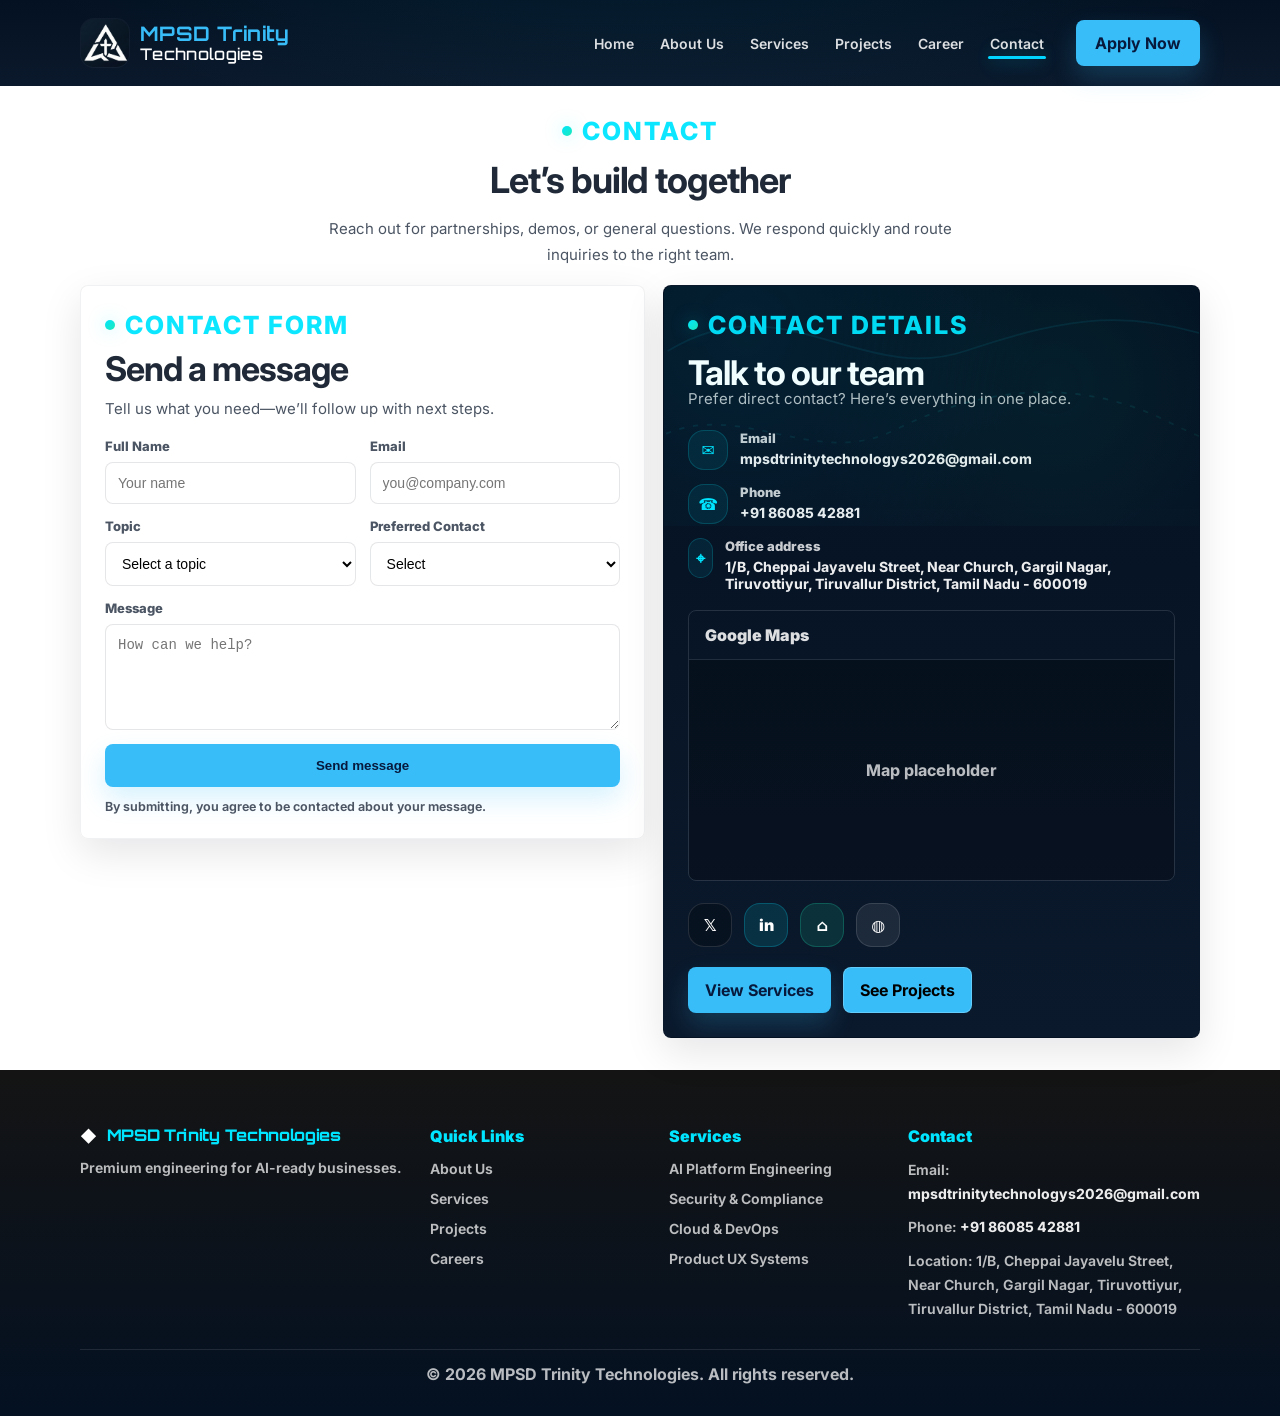
<file: contact.html>
<!doctype html>
<html lang="en">
<head>
  <meta charset="UTF-8" />
  <meta name="viewport" content="width=device-width, initial-scale=1.0" />
  <meta name="description" content="Contact MPSD Trinity Technologies — phone, email, address, and form." />

  <title>Contact — MPSD Trinity Technologies</title>

  <!-- Fonts -->
  <link rel="preconnect" href="https://fonts.googleapis.com" />
  <link rel="preconnect" href="https://fonts.gstatic.com" crossorigin />
  <link href="https://fonts.googleapis.com/css2?family=Inter:wght@400;500;600;700;800&display=swap" rel="stylesheet" />
  <link href="https://fonts.googleapis.com/css2?family=Orbitron:wght@500;600;700;800&display=swap" rel="stylesheet" />

  <link rel="stylesheet" href="./styles.css" />
</head>
<body>
  <!-- Shared Header -->
  <div data-include="navbar"></div>

  <section class="section section--light" style="padding-top: 20px;">
    <div class="container contact-wrap">
      <div class="center-head">
        <div class="section-label section-label--center"><span class="accent-dot"></span> Contact</div>
        <h2 class="section-title section-title--dark">Let’s build together</h2>
        <p class="body" style="margin: 16px auto 0; max-width: 70ch;">
          Reach out for partnerships, demos, or general questions. We respond quickly and route inquiries to the right team.
        </p>
      </div>

      <div class="contact-grid" style="margin-top: 18px;">
        <!-- Form -->
        <div class="contact-panel">
          <div class="section-label"><span class="accent-dot"></span> Contact Form</div>
          <h2 class="section-title section-title--dark" style="font-size: 34px; margin-top: 10px;">Send a message</h2>
          <p class="body" style="margin-top: 8px;">Tell us what you need—we’ll follow up with next steps.</p>

          <form class="form" action="#" method="post" style="margin-top: 16px;">
            <div class="form-row">
              <label class="field">
                <span class="field-label">Full Name</span>
                <input class="input" type="text" name="name" placeholder="Your name" required />
              </label>
              <label class="field">
                <span class="field-label">Email</span>
                <input class="input" type="email" name="email" placeholder="you@company.com" required />
              </label>
            </div>

            <div class="form-row">
              <label class="field">
                <span class="field-label">Topic</span>
                <select class="input" name="topic" required>
                  <option value="">Select a topic</option>
                  <option>Partnership</option>
                  <option>Request a Demo</option>
                  <option>Careers</option>
                  <option>General Inquiry</option>
                </select>
              </label>
              <label class="field">
                <span class="field-label">Preferred Contact</span>
                <select class="input" name="preferred" required>
                  <option value="">Select</option>
                  <option>Email</option>
                  <option>Phone</option>
                </select>
              </label>
            </div>

            <label class="field">
              <span class="field-label">Message</span>
              <textarea class="input textarea" name="message" placeholder="How can we help?" rows="5"></textarea>
            </label>

            <button class="btn btn--primary btn--full" type="submit">Send message</button>
            <div class="form-footnote">By submitting, you agree to be contacted about your message.</div>
          </form>
        </div>

        <!-- Contact info -->
        <div class="contact-panel contact-panel--alt" aria-label="Contact information">
          <div class="watermark" aria-hidden="true"></div>
          <div class="section-label"><span class="accent-dot"></span> Contact Details</div>
          <h2 class="section-title section-title--dark">Talk to our team</h2>
          <p class="body body--dark" style="margin-top: -6px;">Prefer direct contact? Here’s everything in one place.</p>

          <div class="contact-lines">
            <div class="contact-line">
              <span class="contact-icon" aria-hidden="true">✉</span>
              <div>
                <div class="contact-k">Email</div>
                <div class="contact-v"><a class="contact-link" href="mailto:mpsdtrinitytechnologys2026@gmail.com">mpsdtrinitytechnologys2026@gmail.com</a></div>

              </div>
            </div>

            <div class="contact-line">
              <span class="contact-icon" aria-hidden="true">☎</span>
              <div>
                <div class="contact-k">Phone</div>
                <div class="contact-v"><a class="contact-link" href="tel:+918608542881">+91 86085 42881</a></div>

              </div>
            </div>

            <div class="contact-line">
              <span class="contact-icon" aria-hidden="true">⌖</span>
              <div>
                <div class="contact-k">Office address</div>
                <div class="contact-v">1/B, Cheppai Jayavelu Street, Near Church, Gargil Nagar, Tiruvottiyur, Tiruvallur District, Tamil Nadu - 600019</div>

              </div>
            </div>
          </div>

          <div style="margin-top: 18px; border-radius: var(--radius); overflow:hidden; border: 1px solid rgba(255,255,255,0.12);">
            <div style="padding: 14px 16px; font-weight: 900; color: rgba(255,255,255,0.86); border-bottom: 1px solid rgba(255,255,255,0.10);">Google Maps</div>
            <div style="height: 220px; background: rgba(0,0,0,0.25); display:grid; place-items:center;">
              <div style="text-align:center; color: rgba(255,255,255,0.72); font-weight: 750;">
                Map placeholder
              </div>
            </div>
          </div>

          <div class="social" aria-label="Social links">
            <a class="social-btn s1" href="#" aria-label="Twitter"><span aria-hidden="true">𝕏</span></a>
            <a class="social-btn s2" href="#" aria-label="LinkedIn"><span aria-hidden="true">in</span></a>
            <a class="social-btn s3" href="#" aria-label="GitHub"><span aria-hidden="true">⌂</span></a>
            <a class="social-btn s4" href="#" aria-label="Dribbble"><span aria-hidden="true">◍</span></a>
          </div>

          <div class="contact-cta">
            <a class="btn btn--primary" href="./services.html">View Services</a>
            <a class="btn btn--ghost" href="./projects.html">See Projects</a>
          </div>
        </div>
      </div>
    </div>
  </section>

  <!-- Shared Footer -->
  <div data-include="footer"></div>
  <script src="./script.js"></script>
</body>
</html>
</file>
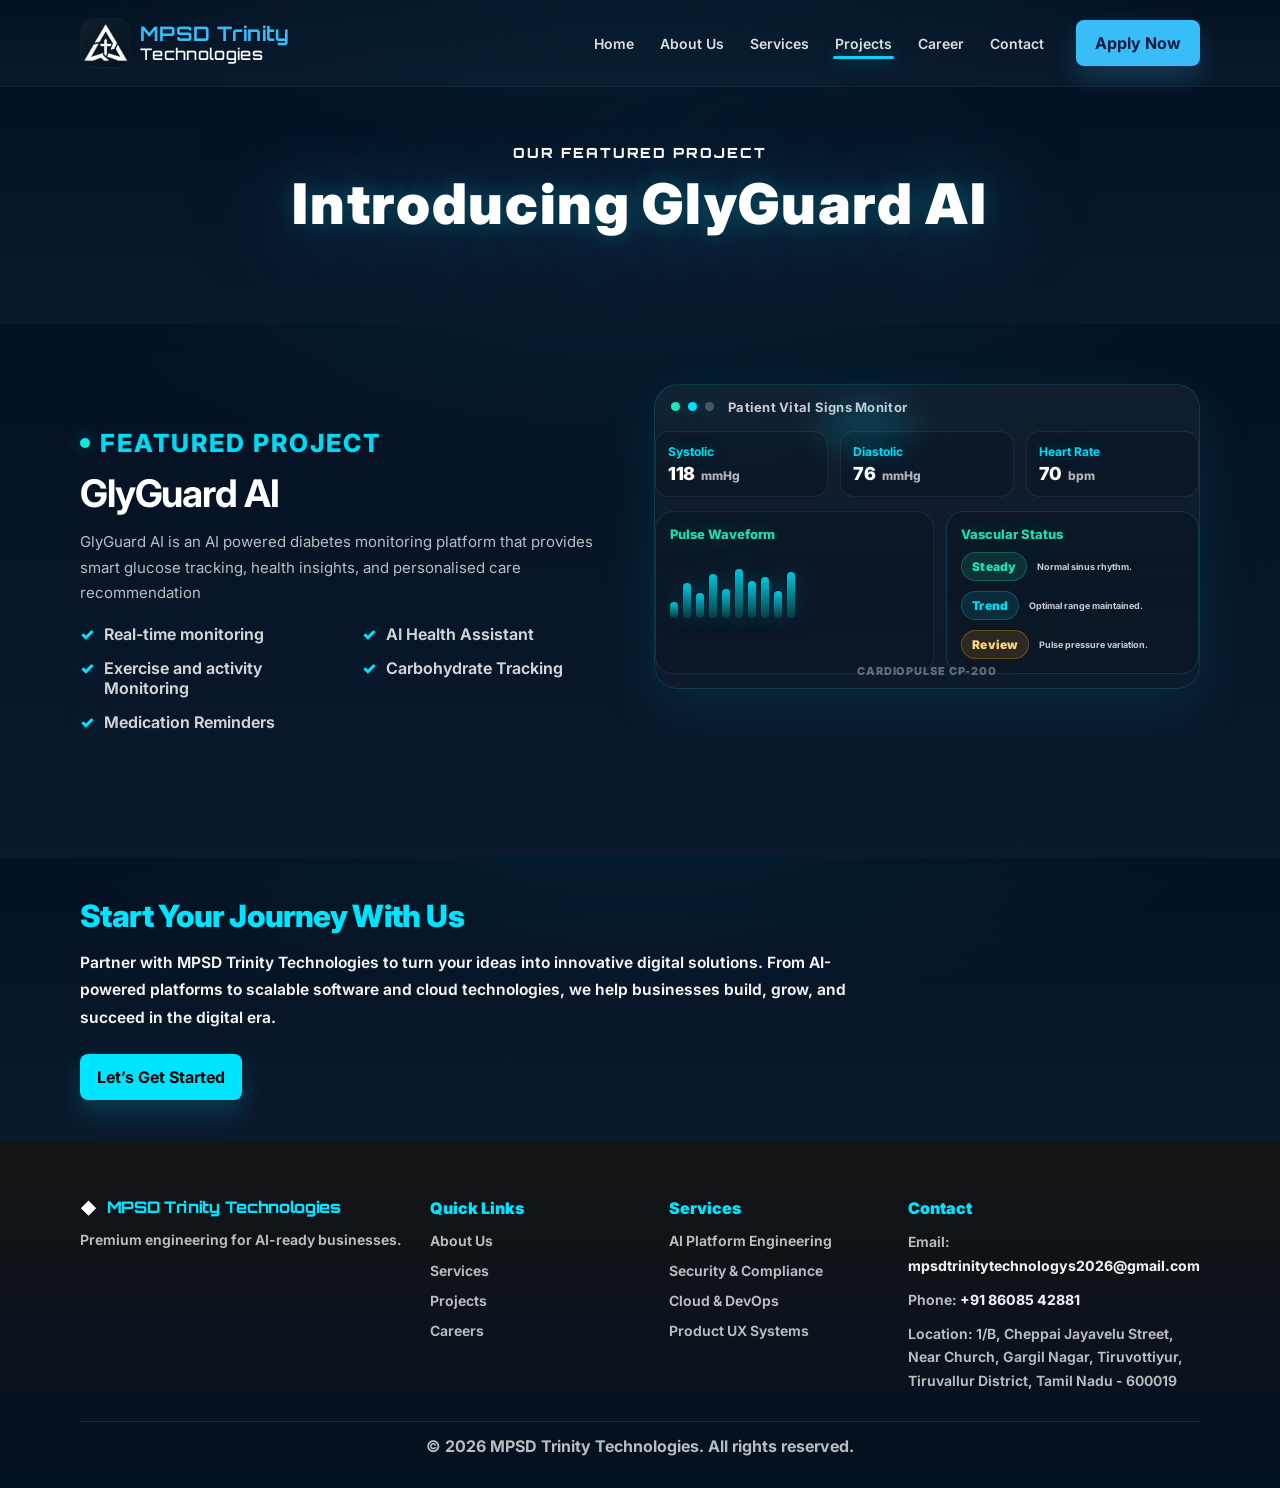
<file: projects.html>
<!doctype html>
<html lang="en">
<head>
  <meta charset="UTF-8" />
  <meta name="viewport" content="width=device-width, initial-scale=1.0" />
  <meta name="description" content="Projects by MPSD Trinity Technologies — portfolio showcase and highlights." />

  <title>Projects — MPSD Trinity Technologies</title>

  <!-- Fonts -->
  <link rel="preconnect" href="https://fonts.googleapis.com" />
  <link rel="preconnect" href="https://fonts.gstatic.com" crossorigin />
  <link href="https://fonts.googleapis.com/css2?family=Inter:wght@400;500;600;700;800&display=swap" rel="stylesheet" />
  <link href="https://fonts.googleapis.com/css2?family=Orbitron:wght@500;600;700;800&display=swap" rel="stylesheet" />

  <link rel="stylesheet" href="./styles.css" />
</head>
<body>
  <div data-include="navbar"></div>

  <section class="featured-hero" aria-label="GlyGuard AI introduction">
    <div class="container featured-hero__inner">
      <div class="featured-hero__content" data-animate-on-load>
        <div class="featured-hero__kicker">Our Featured Project</div>
        <h1 class="featured-hero__title">Introducing GlyGuard AI</h1>
      </div>
    </div>
  </section>

  <!-- <section class="section section--light" style="padding-top: 20px;">
    <div class="container">
      <div class="center-head">
        <div class="section-label section-label--center"><span class="accent-dot"></span> Portfolio</div>
        <h2 class="section-title section-title--dark">Selected projects</h2>
        <p class="body" style="margin: 16px auto 0; max-width: 68ch;">
          A snapshot of how we design, build, and deploy modern platforms—secure by default, performance-focused, and conversion-ready.
        </p>
      </div>

      <div class="grid-3 services-grid" style="margin-top: 26px;" role="list" aria-label="Projects">
        <div class="feature-card" role="listitem">
          <div class="line-icon line-icon--c" aria-hidden="true">
            <span style="font-weight:900; color: var(--cyan); font-size: 18px;">⟠</span>
          </div>
          <h3 class="feature-title">AI Operations Control Layer</h3>
          <p class="feature-desc">Unified monitoring, automated incident triage, role-based access, and audit-ready logging.</p>
          <div style="margin-top: 14px;">
            <a class="btn btn--primary" href="./contact.html">Talk to us</a>
          </div>
        </div>

        <div class="feature-card" role="listitem">
          <div class="line-icon line-icon--c" aria-hidden="true">
            <span style="font-weight:900; color: var(--teal); font-size: 18px;">⌁</span>
          </div>
          <h3 class="feature-title">Secure Data Platform</h3>
          <p class="feature-desc">Policy-aligned architecture with threat modeling, secure SDLC, and privacy-first data flows.</p>
          <div style="margin-top: 14px;">
            <a class="btn btn--primary" href="./contact.html">Talk to us</a>
          </div>
        </div>

        <div class="feature-card" role="listitem">
          <div class="line-icon line-icon--c" aria-hidden="true">
            <span style="font-weight:900; color: var(--cyan); font-size: 18px;">⌂</span>
          </div>
          <h3 class="feature-title">Cloud & DevOps Velocity Suite</h3>
          <p class="feature-desc">Observability pipelines, scalable infrastructure, and automation that reduces time-to-release.</p>
          <div style="margin-top: 14px;">
            <a class="btn btn--primary" href="./contact.html">Talk to us</a>
          </div>
        </div>

        <div class="feature-card" role="listitem">
          <div class="line-icon line-icon--c" aria-hidden="true">
            <span style="font-weight:900; color: var(--teal); font-size: 18px;">◈</span>
          </div>
          <h3 class="feature-title">UX Systems & Design Tokens</h3>
          <p class="feature-desc">Component libraries, design tokens, and conversion-focused UI patterns across product teams.</p>
          <div style="margin-top: 14px;">
            <a class="btn btn--primary" href="./contact.html">Talk to us</a>
          </div>
        </div>

        <div class="feature-card" role="listitem">
          <div class="line-icon line-icon--c" aria-hidden="true">
            <span style="font-weight:900; color: var(--cyan); font-size: 18px;">⎔</span>
          </div>
          <h3 class="feature-title">Real-time Analytics Dashboards</h3>
          <p class="feature-desc">Decision intelligence with streaming pipelines, KPI monitoring, and executive-ready reporting.</p>
          <div style="margin-top: 14px;">
            <a class="btn btn--primary" href="./contact.html">Talk to us</a>
          </div>
        </div>

        <div class="feature-card" role="listitem">
          <div class="line-icon line-icon--c" aria-hidden="true">
            <span style="font-weight:900; color: var(--teal); font-size: 18px;">∿</span>
          </div>
          <h3 class="feature-title">Automation & Integrations Engine</h3>
          <p class="feature-desc">API-first workflows, seamless service integration, and reliability-focused delivery patterns.</p>
          <div style="margin-top: 14px;">
            <a class="btn btn--primary" href="./contact.html">Talk to us</a>
          </div>
        </div>
      </div> -->

      <!-- <section class="section" style="padding-bottom: 0;">
         <div class="container" style="margin-top: 28px;">
          <div class="project" style="grid-template-columns: 1fr 1fr;">
            <div class="project-left">
              <div class="section-label"><span class="accent-dot"></span> Want to see more?</div>
              <h2 class="section-title" style="color: var(--navy-900); font-size: 40px;">Let’s build your next win</h2>
              <p class="body" style="margin-top: 10px;">
                Share your goals and we’ll recommend the right scope—from architecture to UX and delivery.
              </p>
              <div class="project-actions">
                <a class="btn btn--primary" href="./contact.html">Request a Consultation</a>
              </div>
            </div>
            <div class="project-right" aria-hidden="true">
              <div class="mockup-stack">
                <div class="mockup laptop" aria-hidden="true">
                  <div class="mockup-topbar">
                    <span class="dot" style="background:#1DE9B6"></span>
                    <span class="dot" style="background:#00E5FF"></span>
                    <span class="dot" style="background:#4B5563"></span>
                    <div class="mockup-title">Portfolio Preview</div>
                  </div>
                  <div class="mockup-body">
                    <div class="dash-row">
                      <div class="metric">
                        <div class="metric-label">Speed</div>
                        <div class="metric-value">2.1×</div>
                      </div>
                      <div class="metric">
                        <div class="metric-label">Quality</div>
                        <div class="metric-value">A</div>
                      </div>
                      <div class="metric">
                        <div class="metric-label">Security</div>
                        <div class="metric-value">Verified</div>
                      </div>
                    </div>
                    <div class="dash-panels">
                      <div class="panel panel--chart">
                        <div class="panel-title">Highlights</div>
                        <div class="spark"><span></span><span></span><span></span><span></span><span></span><span></span><span></span><span></span></div>
                      </div>
                      <div class="panel panel--list">
                        <div class="panel-title">Focus</div>
                        <ul class="panel-list" role="list">
                          <li><span class="pill pill--good">✓</span>AI-ready architecture</li>
                          <li><span class="pill pill--warn">Investigating</span>UX conversion lift</li>
                          <li><span class="pill pill--bad">Action</span>Secure delivery</li>
                        </ul>
                      </div>
                    </div>
                  </div>
                </div>
                <div class="mockup phone" aria-hidden="true">
                  <div class="phone-notch"></div>
                  <div class="phone-screen">
                    <div class="phone-head">Project Signals</div>
                    <div class="phone-row">
                      <div class="ring"><div class="ring-inner"></div></div>
                      <div>
                        <div class="phone-k">Delivery status</div>
                        <div class="phone-v"><span class="accent">Active</span></div>
                      </div>
                    </div>
                    <div class="phone-cards">
                      <div class="mini-card">Performance metrics</div>
                      <div class="mini-card">Security checkpoints</div>
                      <div class="mini-card">UX improvements</div>
                    </div>
                  </div>
                </div>
                <div class="mockup-glow" aria-hidden="true"></div>
              </div>
            </div>
          </div>
        </div> 
      </section> -->
      <section class="section section--dark" id="projects">
    <div class="container project">
      <div class="project-left">
        <div class="section-label"><span class="accent-dot"></span> Featured Project</div>
        <h2 class="section-title">GlyGuard AI</h2>
        <p class="body body--light">GlyGuard AI is an AI powered diabetes  monitoring platform that provides smart glucose tracking, health insights, and personalised care recommendation 
        </p>

        <div class="bullet-grid" role="list" aria-label="Project benefits">
          <div class="bullet-item"><span class="check check--glow">✓</span>Real-time monitoring</div>
          <div class="bullet-item"><span class="check check--glow">✓</span>AI Health Assistant</div>
          <div class="bullet-item"><span class="check check--glow">✓</span>Exercise and activity Monitoring </div>
          <div class="bullet-item"><span class="check check--glow">✓</span>Carbohydrate Tracking</div>
          <div class="bullet-item"><span class="check check--glow">✓</span>Medication Reminders</div>

        </div>

        <div class="project-actions">
        </div>

      </div>

      <div class="project-right" aria-label="Product mockup">
        <div class="mockup-stack">
          <div class="mockup laptop" aria-hidden="true">
            <div class="mockup-topbar">
              <span class="dot" style="background:#1DE9B6"></span>
              <span class="dot" style="background:#00E5FF"></span>
              <span class="dot" style="background:#4B5563"></span>
              <div class="mockup-title">Patient Vital Signs Monitor</div>

            </div>
            <div class="mockup-body">
              <div class="dash-row">
                <div class="metric">
                  <div class="metric-label metric-label--glow">Systolic</div>
                  <div class="metric-value metric-value--blood">118<span class="metric-unit">mmHg</span></div>
                </div>
                <div class="metric">
                  <div class="metric-label metric-label--glow">Diastolic</div>
                  <div class="metric-value metric-value--blood">76<span class="metric-unit">mmHg</span></div>
                </div>
                <div class="metric">
                  <div class="metric-label metric-label--glow">Heart Rate</div>
                  <div class="metric-value metric-value--blood">70<span class="metric-unit">bpm</span></div>
                </div>

              </div>

              <div class="dash-panels">
                <div class="panel panel--chart panel--vitals" aria-label="Pulse waveform">
                  <div class="panel-title panel-title--teal">Pulse Waveform</div>
                  <div class="pulse-bars" aria-hidden="true">
                    <span></span><span></span><span></span><span></span><span></span><span></span><span></span><span></span><span></span><span></span>
                  </div>
                </div>
                <div class="panel panel--list panel--vascular" aria-label="Vascular status">
                  <div class="panel-title panel-title--teal">Vascular Status</div>
                  <ul class="panel-list panel-list--vascular" role="list">
                    <li>
                      <span class="v-pill v-pill--steady">Steady</span>
                      <span class="v-text">Normal sinus rhythm.</span>
                    </li>
                    <li>
                      <span class="v-pill v-pill--trend">Trend</span>
                      <span class="v-text">Optimal range maintained.</span>
                    </li>
                    <li>
                      <span class="v-pill v-pill--review">Review</span>
                      <span class="v-text">Pulse pressure variation.</span>
                    </li>
                  </ul>
                </div>
              </div>

            </div>

            <div class="mockup-frame-mark" aria-hidden="true">CardioPulse CP-200</div>
          </div>


          <!-- <div class="mockup phone" aria-hidden="true">
            <div class="phone-notch"></div>
            <div class="phone-screen">
              <div class="phone-head">AI Status</div>
              <div class="phone-row">
                <div class="ring">
                  <div class="ring-inner"></div>
                </div>
                <div>
                  <div class="phone-k">Model health</div>
                  <div class="phone-v"><span class="accent">Stable</span></div>
                </div>
              </div>
              <div class="phone-cards">
                <div class="mini-card">Anomaly score ↓</div>
                <div class="mini-card">Alerts auto-routed</div>
                <div class="mini-card">Latency under target</div>
              </div>
            </div>
          </div> -->

          <div class="mockup-glow" aria-hidden="true"></div>
        </div>
      </div>
    </div>
  </section>

  <section class="section section--dark" aria-label="Digital transformation invitation">
    <div class="container journey-invite">
      <div class="journey-invite__content" data-animate-on-scroll>
        <h2 class="journey-invite__title">Start Your Journey With Us</h2>
        <p class="journey-invite__text">
          Partner with MPSD Trinity Technologies to turn your ideas into innovative digital solutions. From AI-powered platforms to scalable software and cloud technologies, we help businesses build, grow, and succeed in the digital era.
        </p>

        <div class="journey-invite__actions">
          <a class="btn btn--journey" href="./contact.html">Let’s Get Started</a>
        </div>
      </div>
    </div>
  </section>

    </div>
  </section>

  <div data-include="footer"></div>
  <script src="./script.js"></script>
</body>
</html>
</file>
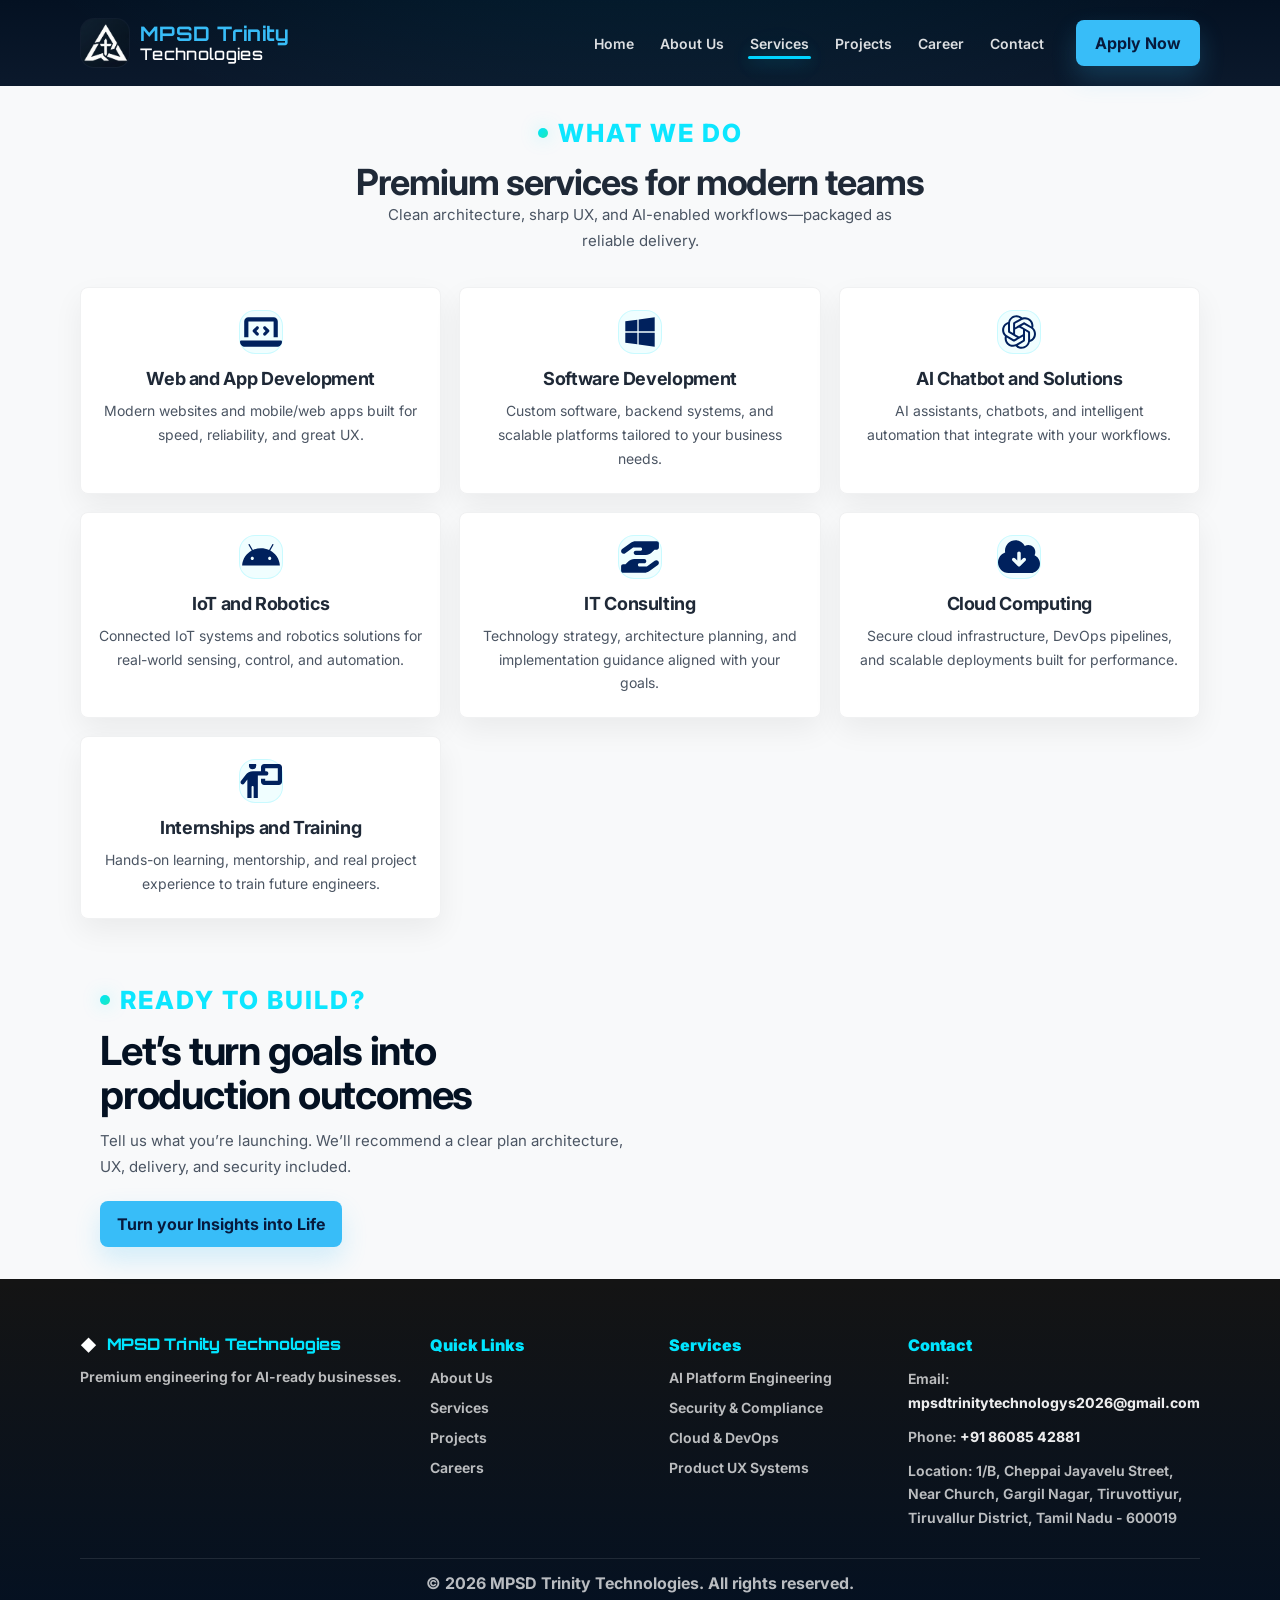
<file: services.html>
<!doctype html>
<html lang="en">
<head>
  <meta charset="UTF-8" />
  <meta name="viewport" content="width=device-width, initial-scale=1.0" />
  <meta name="description" content="Services by MPSD Trinity Technologies — engineering, security, cloud, UX, data." />

  <title>Services — MPSD Trinity Technologies</title>

  <!-- Fonts -->
  <link rel="preconnect" href="https://fonts.googleapis.com" />
  <link rel="preconnect" href="https://fonts.gstatic.com" crossorigin />
  <link href="https://fonts.googleapis.com/css2?family=Inter:wght@400;500;600;700;800&display=swap" rel="stylesheet" />
  <link href="https://fonts.googleapis.com/css2?family=Orbitron:wght@500;600;700;800&display=swap" rel="stylesheet" />

  <link rel="stylesheet" href="./styles.css" />
</head>
<body>
  <div data-include="navbar"></div>

  <section class="section section--offwhite" id="services">

    <div class="container">
      <div class="center-head">
        <div class="section-label section-label--center"><span class="accent-dot"></span> What We Do</div>
        <h2 class="section-title section-title--dark">Premium services for modern teams</h2>
        <p class="body body--dark" style="max-width: 62ch; margin: 0 auto;">
          Clean architecture, sharp UX, and AI-enabled workflows—packaged as reliable delivery.
        </p>
      </div>

        <div class="grid-3 services-grid" role="list" aria-label="Services">
        	  <!-- 1. Web and app development -->
        	  <div class="feature-card" role="listitem">
         	  	 <div class="line-icon line-icon--c">
         	  	    <svg xmlns="http://www.w3.org/2000/svg" viewBox="0 0 640 640"><path fill="rgb(0, 33, 93)" d="M64 160C64 124.7 92.7 96 128 96L512 96C547.3 96 576 124.7 576 160L576 400L512 400L512 160L128 160L128 400L64 400L64 160zM0 467.2C0 456.6 8.6 448 19.2 448L620.8 448C631.4 448 640 456.6 640 467.2C640 509.6 605.6 544 563.2 544L76.8 544C34.4 544 0 509.6 0 467.2zM281 273L250 304L281 335C290.4 344.4 290.4 359.6 281 368.9C271.6 378.2 256.4 378.3 247.1 368.9L199.1 320.9C189.7 311.5 189.7 296.3 199.1 287L247.1 239C256.5 229.6 271.7 229.6 281 239C290.3 248.4 290.4 263.6 281 272.9zM393 239L441 287C450.4 296.4 450.4 311.6 441 320.9L393 368.9C383.6 378.3 368.4 378.3 359.1 368.9C349.8 359.5 349.7 344.3 359.1 335L390.1 304L359.1 273C349.7 263.6 349.7 248.4 359.1 239.1C368.5 229.8 383.7 229.7 393 239.1z"/></svg>
         	  	 </div>
         	    <h3 class="feature-title">Web and App Development</h3>
        	    <p class="feature-desc">Modern websites and mobile/web apps built for speed, reliability, and great UX.</p>
        	  </div>

        	  <!-- 2. Software development -->
        	  <div class="feature-card" role="listitem">
        	    <div class="line-icon line-icon--c">
        	     <svg xmlns="http://www.w3.org/2000/svg" viewBox="0 0 640 640"><path fill="rgb(0, 33, 93)" d="M96 157.7L279.6 132.4L279.6 309.8L96 309.8L96 157.7zM96 482.3L279.6 507.6L279.6 332.4L96 332.4L96 482.3zM299.8 510.3L544 544L544 332.4L299.8 332.4L299.8 510.3zM299.8 129.7L299.8 309.8L544 309.8L544 96L299.8 129.7z"/></svg>
        	    </div>
        	    <h3 class="feature-title">Software Development</h3>
        	    <p class="feature-desc">Custom software, backend systems, and scalable platforms tailored to your business needs.</p>
        	  </div>

        	  <!-- 3. AI chatbot and solutions -->
        	  <div class="feature-card" role="listitem">
        	    <div class="line-icon line-icon--c">
        	      <svg xmlns="http://www.w3.org/2000/svg" viewBox="0 0 640 640"><path fill="rgb(0, 33, 93)" d="M260.4 249.8L260.4 201.2C260.4 197.1 261.9 194 265.5 192L363.3 135.7C376.6 128 392.5 124.4 408.9 124.4C470.3 124.4 509.3 172 509.3 222.7C509.3 226.3 509.3 230.4 508.8 234.5L407.3 175.1C401.2 171.5 395 171.5 388.9 175.1L260.4 249.8zM488.7 439.2L488.7 323C488.7 315.8 485.6 310.7 479.5 307.1L351 232.4L393 208.3C396.6 206.3 399.7 206.3 403.2 208.3L501 264.7C529.2 281.1 548.1 315.9 548.1 349.7C548.1 388.6 525.1 424.5 488.7 439.3L488.7 439.3zM230.2 336.8L188.2 312.2C184.6 310.2 183.1 307.1 183.1 303L183.1 190.4C183.1 135.6 225.1 94.1 281.9 94.1C303.4 94.1 323.4 101.3 340.3 114.1L239.4 172.5C233.3 176.1 230.2 181.2 230.2 188.4L230.2 336.9L230.2 336.9zM320.6 389L260.4 355.2L260.4 283.5L320.6 249.7L380.8 283.5L380.8 355.2L320.6 389zM359.3 544.7C337.8 544.7 317.8 537.5 300.9 524.7L401.8 466.3C407.9 462.7 411 457.6 411 450.4L411 301.9L453.5 326.5C457.1 328.5 458.6 331.6 458.6 335.7L458.6 448.3C458.6 503.1 416.1 544.6 359.3 544.6L359.3 544.6zM237.8 430.5L140.1 374.2C111.9 357.8 93 323 93 289.2C93 249.8 116.6 214.4 152.9 199.6L152.9 316.3C152.9 323.5 156 328.6 162.1 332.2L290.1 406.4L248.1 430.5C244.5 432.5 241.4 432.5 237.9 430.5zM232.2 514.5C174.3 514.5 131.8 471 131.8 417.2C131.8 413.1 132.3 409 132.8 404.9L233.7 463.3C239.8 466.9 246 466.9 252.1 463.3L380.6 389.1L380.6 437.7C380.6 441.8 379.1 444.9 375.5 446.9L277.7 503.2C264.4 510.9 248.5 514.5 232.1 514.5L232.1 514.5zM359.2 575.4C421.2 575.4 472.9 531.4 484.6 473C541.9 458.1 578.8 404.4 578.8 349.6C578.8 313.8 563.4 278.9 535.8 253.9C538.4 243.1 539.9 232.4 539.9 221.6C539.9 148.4 480.5 93.6 411.9 93.6C398.1 93.6 384.8 95.6 371.5 100.3C348.5 77.8 316.7 63.4 281.9 63.4C219.9 63.4 168.2 107.4 156.5 165.8C99.2 180.6 62.3 234.4 62.3 289.2C62.3 325 77.7 359.9 105.3 384.9C102.7 395.7 101.2 406.4 101.2 417.2C101.2 490.4 160.6 545.2 229.2 545.2C243 545.2 256.3 543.2 269.6 538.5C292.6 561 324.4 575.4 359.2 575.4z"/></svg>

        	    </div>
        	    <h3 class="feature-title">AI Chatbot and Solutions</h3>
        	    <p class="feature-desc">AI assistants, chatbots, and intelligent automation that integrate with your workflows.</p>
        	  </div>

        	  <!-- 4. IoT and robotics -->
        	  <div class="feature-card" role="listitem">
        	    <div class="line-icon line-icon--c">
        	      <svg xmlns="http://www.w3.org/2000/svg" viewBox="0 0 640 640"><path fill="rgb(0, 33, 93)" d="M452.5 317.9C465.8 317.9 476.5 328.6 476.5 341.9C476.5 355.2 465.8 365.9 452.5 365.9C439.2 365.9 428.5 355.2 428.5 341.9C428.5 328.6 439.2 317.9 452.5 317.9zM187.4 317.9C200.7 317.9 211.4 328.6 211.4 341.9C211.4 355.2 200.7 365.9 187.4 365.9C174.1 365.9 163.4 355.2 163.4 341.9C163.4 328.6 174.1 317.9 187.4 317.9zM461.1 221.4L509 138.4C509.8 137.3 510.3 136 510.5 134.6C510.7 133.2 510.7 131.9 510.4 130.5C510.1 129.1 509.5 127.9 508.7 126.8C507.9 125.7 506.9 124.8 505.7 124.1C504.5 123.4 503.2 123 501.8 122.8C500.4 122.6 499.1 122.8 497.8 123.2C496.5 123.6 495.3 124.3 494.2 125.1C493.1 125.9 492.3 127.1 491.7 128.3L443.2 212.4C404.4 195 362.4 186 319.9 186C277.4 186 235.4 195 196.6 212.4L148.2 128.4C147.6 127.2 146.7 126.1 145.7 125.2C144.7 124.3 143.4 123.7 142.1 123.3C140.8 122.9 139.4 122.8 138.1 122.9C136.8 123 135.4 123.5 134.2 124.2C133 124.9 132 125.8 131.2 126.9C130.4 128 129.8 129.3 129.5 130.6C129.2 131.9 129.2 133.3 129.4 134.7C129.6 136.1 130.2 137.3 130.9 138.5L178.8 221.5C96.5 266.2 40.2 349.5 32 448L608 448C599.8 349.5 543.5 266.2 461.1 221.4z"/></svg>

        	    </div>
        	    <h3 class="feature-title">IoT and Robotics</h3>
        	    <p class="feature-desc">Connected IoT systems and robotics solutions for real-world sensing, control, and automation.</p>
        	  </div>

        	  <!-- 5. IT consulting -->
        	  <div class="feature-card" role="listitem">
        	    <div class="line-icon line-icon--c">
        	    <svg xmlns="http://www.w3.org/2000/svg" viewBox="0 0 640 640"><path fill="rgb(0, 33, 93)" d="M498.8 250.5L541.3 208L576 208C593.7 208 608 193.7 608 176L608 112C608 94.3 593.7 80 576 80L255.6 80C226.6 80 198.3 89.3 174.9 106.5L48.3 199.8C30.5 212.9 26.7 237.9 39.8 255.7C52.9 273.5 77.9 277.3 95.7 264.2L215.4 176L328 176C341.3 176 352 186.7 352 200C352 213.3 341.3 224 328 224L256 224C238.3 224 224 238.3 224 256C224 273.7 238.3 288 256 288L408.2 288C442.1 288 474.7 274.5 498.7 250.5zM141.3 389.5L98.7 432L64 432C46.3 432 32 446.3 32 464L32 528C32 545.7 46.3 560 64 560L384.5 560C413.5 560 441.8 550.7 465.2 533.5L591.8 440.2C609.6 427.1 613.4 402.1 600.3 384.3C587.2 366.5 562.2 362.7 544.4 375.8L424.6 464L312 464C298.7 464 288 453.3 288 440C288 426.7 298.7 416 312 416L384 416C401.7 416 416 401.7 416 384C416 366.3 401.7 352 384 352L231.8 352C197.9 352 165.3 365.5 141.3 389.5z"/></svg>
        	    </div>
        	    <h3 class="feature-title">IT Consulting</h3>
        	    <p class="feature-desc">Technology strategy, architecture planning, and implementation guidance aligned with your goals.</p>
        	  </div>

        	  <!-- 6. Cloud computing -->
        	  <div class="feature-card" role="listitem">
        	    <div class="line-icon line-icon--c">
        	     <svg xmlns="http://www.w3.org/2000/svg" viewBox="0 0 576 512"><path fill="rgb(0, 33, 93)" d="M144 480c-79.5 0-144-64.5-144-144 0-63.4 41-117.2 97.9-136.5-1.3-7.7-1.9-15.5-1.9-23.5 0-79.5 64.5-144 144-144 55.4 0 103.5 31.3 127.6 77.1 14.2-8.3 30.8-13.1 48.4-13.1 53 0 96 43 96 96 0 15.7-3.8 30.6-10.5 43.7 44 20.3 74.5 64.7 74.5 116.3 0 70.7-57.3 128-128 128l-304 0zM377 313c9.4-9.4 9.4-24.6 0-33.9s-24.6-9.4-33.9 0l-31 31 0-102.1c0-13.3-10.7-24-24-24s-24 10.7-24 24l0 102.1-31-31c-9.4-9.4-24.6-9.4-33.9 0s-9.4 24.6 0 33.9l72 72c9.4 9.4 24.6 9.4 33.9 0l72-72z"/></svg>

        	    </div>
        	    <h3 class="feature-title">Cloud Computing</h3>
        	    <p class="feature-desc">Secure cloud infrastructure, DevOps pipelines, and scalable deployments built for performance.</p>
        	  </div>

        	  <!-- 7. Internships and training -->
        	  <div class="feature-card" role="listitem">
        	    <div class="line-icon line-icon--c">
        	      <svg xmlns="http://www.w3.org/2000/svg" viewBox="0 0 640 512"><!--!Font Awesome Free v7.2.0 by @fontawesome - https://fontawesome.com License - https://fontawesome.com/license/free Copyright 2026 Fonticons, Inc.--><path fill="rgb(0, 33, 93)" d="M192 80a56 56 0 1 0 0-112 56 56 0 1 0 0 112zM176 512l0-160c0-8.8 7.2-16 16-16s16 7.2 16 16l0 160c0 17.7 14.3 32 32 32s32-14.3 32-32l0-336 128 0c17.7 0 32-14.3 32-32s-14.3-32-32-32l-16 0 0-48 192 0 0 192-192 0 0-32-64 0 0 48c0 26.5 21.5 48 48 48l224 0c26.5 0 48-21.5 48-48l0-224c0-26.5-21.5-48-48-48L368 0c-26.5 0-48 21.5-48 48l0 64-122.7 0c-45.6 0-88.5 21.6-115.6 58.2L14.3 260.9c-10.5 14.2-7.6 34.2 6.6 44.8s34.2 7.6 44.8-6.6L112 236.7 112 512c0 17.7 14.3 32 32 32s32-14.3 32-32z"/></svg>

        	    </div>
        	    <h3 class="feature-title">Internships and Training</h3>
        	    <p class="feature-desc">Hands-on learning, mentorship, and real project experience to train future engineers.</p>
        	  </div> 
            
      </div>

      <section class="section" style="padding-bottom: 0;">
        <div class="container" style="margin-top: 34px;">
          <div class="project" style="grid-template-columns: 1fr 1fr;">
            <div class="project-left">
              <div class="section-label"><span class="accent-dot"></span> Ready to build?</div>
              <h2 class="section-title" style="color: var(--navy-900); font-size: 40px;">
                Let’s turn goals into production outcomes
              </h2>
              <p class="body" style="margin-top: 10px;">
                Tell us what you’re launching. We’ll recommend a clear plan architecture, UX, delivery, and security included.
              </p>
              <div class="project-actions">
                <a class="btn btn--primary" href="./contact.html">Turn your Insights into Life </a>
              </div>
            </div>
            <!-- <div class="project-right" aria-hidden="true">
              <div class="mockup-stack">
                <div class="mockup laptop">
                  <div class="mockup-topbar">
                    <span class="dot" style="background:#1DE9B6"></span>
                    <span class="dot" style="background:#00E5FF"></span>
                    <span class="dot" style="background:#4B5563"></span>
                    <div class="mockup-title">Delivery Console</div>
                  </div>
                  <div class="mockup-body">
                    <div class="dash-row">
                      <div class="metric">
                        <div class="metric-label">Quality</div>
                        <div class="metric-value">A+</div>
                      </div>
                      <div class="metric">
                        <div class="metric-label">Speed</div>
                        <div class="metric-value">2.4×</div>
                      </div>
                      <div class="metric">
                        <div class="metric-label">Security</div>
                        <div class="metric-value">Verified</div>
                      </div>
                    </div>
                    <div class="dash-panels">
                      <div class="panel panel--chart">
                        <div class="panel-title">Signals</div>
                        <div class="spark">
                          <span></span><span></span><span></span><span></span><span></span><span></span><span></span><span></span>
                        </div>
                      </div>
                      <div class="panel panel--list">
                        <div class="panel-title">Next Steps</div>
                        <ul class="panel-list" role="list">
                          <li><span class="pill pill--good">✓</span>Scope & roadmap</li>
                          <li><span class="pill pill--warn">Investigating</span>Architecture review</li>
                          <li><span class="pill pill--bad">Action</span>Delivery kickoff</li>
                        </ul>
                      </div>
                    </div>
                  </div>
                </div>
                <div class="mockup phone">
                  <div class="phone-notch"></div>
                  <div class="phone-screen">
                    <div class="phone-head">Project Status</div>
                    <div class="phone-row">
                      <div class="ring"><div class="ring-inner"></div></div>
                      <div>
                        <div class="phone-k">Delivery health</div>
                        <div class="phone-v"><span class="accent">On Track</span></div>
                      </div>
                    </div>
                    <div class="phone-cards">
                      <div class="mini-card">UX & engineering sync</div>
                      <div class="mini-card">Security checkpoints</div>
                      <div class="mini-card">Automation enabled</div>
                    </div>
                  </div>
                </div>
                <div class="mockup-glow"></div>
              </div>
            </div> -->
          </div>
        </div>
      </section>

    </div>
  </section>

  <div data-include="footer"></div>
  <script src="./script.js"></script>
</body>
</html>
</file>
<file: styles.css>
/* NovaTech Landing Page — Global Design System */
:root{
  --navy-900:#041122;
  --navy-800:#0B192C;
  --white:#FFFFFF;
  --offwhite:#F8F9FA;
  --text-dark:#1F2937;
  --text-mid:#4B5563;
  --cyan:#00E5FF;
  --teal:#1DE9B6;

  --radius:8px;
  --shadow-soft: 0 14px 40px rgba(2, 12, 27, 0.10);
  --shadow-soft-2: 0 10px 28px rgba(2, 12, 27, 0.12);
  --shadow-card: 0 12px 30px rgba(0,0,0,0.06);

  --container: 1120px;
}

*{ box-sizing:border-box; }
html,body{ height:100%; }
body{
  margin:0;
  font-family: Inter, Roboto, Montserrat, system-ui, -apple-system, Segoe UI, Arial, sans-serif;
  color: var(--text-dark);
  background: var(--white);
}

.brand-name,
.brand-line{
  font-family: Orbitron, sans-serif;
}


a{ color:inherit; text-decoration:none; }

.contact-link{ color: rgba(255,255,255,0.92); font-weight: 750; }
.contact-link:hover{ color: #fff; } 


.section{ padding: 32px 0; position: relative; }
.section--dark{
  background: radial-gradient(1200px 500px at 50% -120px, rgba(0,229,255,0.08), transparent 55%),
              linear-gradient(180deg, var(--navy-900) 0%, var(--navy-800) 100%);
  color: var(--white);
}
.section--light{ background: var(--white); }
.section--offwhite{ background: var(--offwhite); }

.container{
  width: min(var(--container), calc(100% - 40px));
  margin: 0 auto;
}

/* Header */
.site-header{
  position: sticky;
  top: 0;
  z-index: 50;
  box-shadow: 0 1px 0 rgba(255,255,255,0.06);
}





.brand{
  display:flex;
  align-items:center;
  gap: 10px;
  font-weight: 800;
  letter-spacing: -0.02em;
  color: var(--white);
}

/* Logo placeholder (empty box until you add logo) */
.brand-logo-img {
    width: 50px;
    height: 50px;
    border-radius: 14px;
    background: rgba(255, 255, 255, 0.04);
    object-fit: contain;
    padding: 1px;
}


.brand-name{ color:var(--cyan); font-size: 16px; line-height: 1.1; display:flex; flex-direction:column; align-items:flex-start; }

.brand-line{ font-weight: 900; letter-spacing: -0.02em; }
.brand-line--primary{
  color: #38BDF8;
  font-size: 20px;
  line-height: 1.15;
  font-weight: 700;
  letter-spacing: 0.02em;
}

.brand-line--secondary{
  color: #FFFFFF;
  font-size: 16px;
  line-height: 1.15;
  font-weight: 500;
  letter-spacing: 0.02em;
}




.nav{ display:flex; align-items:center; gap: 16px; }
.nav-toggle{
  display:none;
  background: transparent;
  border: 1px solid rgba(255,255,255,0.18);
  color: var(--white);
  border-radius: 10px;
  padding: 10px 12px;
}

.nav-links-wrap{ position:relative; }

.nav-links{
  list-style:none;
  display:flex;
  gap: 24px;
  margin:0;
  padding:0;
  position:relative;
}

.nav-underline{
  position:absolute;
  left:0;
  bottom:-6px;
  height:3px;
  width:0;
  border-radius:999px;
  background: #00D4FF;
  box-shadow: 0 0 18px rgba(0,212,255,0.45), 0 0 40px rgba(0,212,255,0.20);
  transform: translateX(0);
  transition: transform 420ms cubic-bezier(.2,.8,.2,1), width 420ms cubic-bezier(.2,.8,.2,1);
  pointer-events:none;
}

.nav-link{
  color: rgba(255,255,255,0.86);
  font-weight: 600;
  font-size: 14px;
  padding: 10px 2px;
  transition: color .15s ease;
}
.nav-link:hover{ color: var(--white); }

.btn{
  border-radius: var(--radius);
  font-weight: 700;
  display:inline-flex;
  align-items:center;
  justify-content:center;
  padding: 12px 16px;
  gap: 10px;
  border: 1px solid transparent;
  transition: transform .12s ease, box-shadow .12s ease, background-color .12s ease, border-color .12s ease;
}
.btn:hover{ transform: translateY(-1px); }
.btn--primary{
  background: #38BDF8;
  color: #071A3D;
  box-shadow: 0 12px 26px rgba(56,189,248,0.20);
}

.btn--ghost{
  background: #38BDF8;
  border-color: rgba(255,255,255,0.25);
  color: black;
}
.btn--header{
  padding: 12px 18px;
}
.btn--full{ width:100%; padding: 13px 16px; }

/* Header layout helpers (desktop-first). */
.header-inner{
  display:flex;
  align-items:center;
  gap: 12px;
  min-height: 86px;
  padding-top: 10px;
  padding-bottom: 10px;
}



.nav{
  flex: 0 0 auto;
}

.brand{
  flex: 0 0 auto;
}

/* Keep everything in one row on desktop. */
.header-inner{
  flex-wrap: nowrap;
}


/* Typography */
.kicker{
  color: rgba(255,255,255,0.75);
  font-weight: 700;
  font-size: 13px;
  letter-spacing: .12em;
  text-transform: uppercase;
}
.hero-title{
  margin: 14px 0 0;
  font-size: clamp(34px, 4.2vw, 54px);
  line-height: 1.02;
  letter-spacing: -0.04em;
}
.accent{ color: var(--cyan); }
.hero-subtitle{
  margin: 16px 0 0;
  color: rgba(255,255,255,0.70);
  font-size: 16px;
  line-height: 1.6;
  max-width: 54ch;
}

.body{ color: var(--text-mid); font-size: 15px; line-height: 1.7; }
.body--dark{ color: black }

.section-label{
  display:inline-flex;
  align-items:center;
  gap: 10px;
  color: rgba(0,229,255,0.95);
  font-weight: 800;
  letter-spacing: .08em;
  text-transform: uppercase;
  font-size: 25px;
}
.accent-dot{
  width: 10px;
  height: 10px;
  border-radius: 999px;
  background: linear-gradient(135deg, var(--cyan), var(--teal));
  box-shadow: 0 0 18px rgba(0,229,255,0.35);
}
.section-label--center{ justify-content:center; display:flex; }

.section-title{ margin: 14px 0 0; font-size: 36px; line-height: 1.12; letter-spacing: -0.03em; }
.section-title--dark{ color: var(--text-dark); }

.center-head{ text-align:center; }

/* Hero layout */
.hero{ display:grid; grid-template-columns: 1.05fr 0.95fr; gap: 34px; align-items:center; }
.hero-left{ padding: 8px 0; }
.hero-actions{ display:flex; gap: 14px; margin-top: 26px; flex-wrap: wrap; }

.hero-actions .btn--ghost{ border-color: rgba(255,255,255,0.28); }

.hero-trust{ display:flex; gap: 16px; flex-wrap:wrap; margin-top: 26px; }
.trust-item{
  display:flex;
  align-items:center;
  gap: 10px;
  color: rgba(255,255,255,0.72);
  font-weight: 600;
  font-size: 13px;
}
.trust-dot{
  width: 10px;
  height: 10px;
  border-radius: 999px;
  background: rgba(0,229,255,0.25);
  border: 1px solid rgba(0,229,255,0.4);
  box-shadow: 0 0 20px rgba(0,229,255,0.18);
}

.hero-right{ position: relative; min-height: 420px; }
.globe-wrap{ position: relative; width: 100%; height: 100%; display:grid; place-items:center; }
.globe{ width: min(520px, 100%); height: auto; }
.neon-base{
  position:absolute;
  bottom: 46px;
  width: 340px;
  height: 140px;
  background: radial-gradient(circle at 50% 50%, rgba(0,229,255,0.18), transparent 60%);
  filter: blur(10px);
}

.float-icon{
  position:absolute;
  display:grid;
  place-items:center;
  width: 56px;
  height: 56px;
  border-radius: 18px;
  background: rgba(255,255,255,0.03);
  border: 1px solid rgba(0,229,255,0.18);
  box-shadow: 0 0 28px rgba(0,229,255,0.14);
}
.i-1{ left: 10%; top: 18%; }
.i-2{ right: 9%; top: 26%; }
.i-3{ left: 20%; bottom: 10%; }

/* About */
.about{ display:grid; grid-template-columns: 1fr 1fr; gap: 34px; align-items:start; }
.about-left .section-label{ margin-top: 4px; }
.about-actions{ margin-top: 22px; }
.about-left .btn--primary{ padding: 12px 18px; }

.about-right{ display:flex; flex-direction:column; gap: 14px; }
.info-card{
  background: #fff;
  border-radius: var(--radius);
  border: 1px solid rgba(4,17,34,0.06);
  box-shadow: var(--shadow-card);
  padding: 18px 18px 16px;
}
.info-card-top{ display:flex; align-items:center; gap: 12px; }
.line-icon{
  width: 40px;
  height: 40px;
  border-radius: 14px;
  background: rgba(0,229,255,0.07);
  border: 1px solid rgba(0,229,255,0.18);
  display:grid; place-items:center;
}
.info-card-title{ margin: 0; font-size: 18px; letter-spacing: -0.02em; }

.check-list{ margin: 12px 0 0; padding: 0; list-style:none; }
.check-list li{ display:flex; align-items:center; gap: 10px; margin: 10px 0; color: var(--text-mid); font-weight: 600; }
.check{ color: var(--cyan); font-weight: 900; }

/* Services */
.section--offwhite .body--dark{ color: var(--text-mid); }

.services-grid{ 
  margin-top: 34px; 
  display:grid; 
  gap: 18px; 
  grid-template-columns: repeat(2, minmax(0, 1fr)); 
  align-items: stretch;
}

/* Orientation-based layout for services cards */
/* Portrait mode (height > width) => 2 cards per row */
@media (orientation: portrait) {
  .services-grid{
    grid-template-columns: repeat(2, minmax(0, 1fr));
  }
}

/* Landscape/Desktop mode (width > height) => 3 cards per row */
@media (orientation: landscape) and (min-width: 721px){
  .services-grid{
    grid-template-columns: repeat(3, minmax(0, 1fr));
  }
}

.feature-card{
  background: rgba(255,255,255,0.92);
  border-radius: var(--radius);
  border: 1px solid rgba(4,17,34,0.06);
  box-shadow: var(--shadow-card);
  padding: 22px 18px;
  text-align:center;
}

.line-icon--c{
  margin: 0 auto;
  width: 44px;
  height: 44px;
  border-radius: 16px;
  background: rgba(0,229,255,0.06);
  border: 1px solid rgba(0,229,255,0.16);
  display:grid; place-items:center;
}
.feature-title{ margin: 14px 0 0; font-size: 18px; letter-spacing: -0.02em; }
.feature-desc{ margin: 10px 0 0; color: var(--text-mid); font-size: 14px; line-height: 1.7; }

/* Featured Project */
.project{ display:grid; grid-template-columns: 1fr 1fr; gap: 28px; align-items:center; }

/* Featured Hero Intro (Projects page) */
.featured-hero{
  background: radial-gradient(1200px 380px at 50% -140px, rgba(0,229,255,0.10), transparent 55%),
              linear-gradient(180deg, var(--navy-900) 0%, var(--navy-800) 100%);
  color: var(--white);
  padding: 58px 0 44px;
}

.featured-hero__inner{
  display:flex;
  align-items:center;
  justify-content:center;
}

.featured-hero__content{
  text-align:center;
  max-width: 980px;
}

.featured-hero__kicker{
  font-family: Orbitron, sans-serif;
  font-size: 14px;
  font-weight: 850;
  letter-spacing: 0.14em;
  text-transform: uppercase;
  color: #FFFFFF;
  opacity: 0.96;
}

.featured-hero__title{
  margin-top: 14px;
  font-family: inter;
  font-size: clamp(32px, 5vw, 56px);
  line-height: 1.04;
  letter-spacing: 0.03em;
  font-weight: 900;
  color: #FFFFFF;
  text-shadow:
    0 0 100px rgba(0,229,255,0.55),
    0 0 26px rgba(0,229,255,0.24);
}

/* Elegant fade-in on page load */
[data-animate-on-load]{
  opacity: 0;
  transform: translateY(10px);
  animation: featuredHeroFadeIn 900ms ease forwards;
}

@keyframes featuredHeroFadeIn{
  to{ opacity: 1; transform: translateY(0); }
}

@media (max-width: 720px){
  .featured-hero{ padding: 44px 0 34px; }
  .featured-hero__kicker{ font-size: 12px; letter-spacing: 0.12em; }
  .featured-hero__title{ letter-spacing: 0.02em; }
}

.project-left .section-label{ margin-top: 0px; }
.project-left .section-title{ color: var(--white); font-size: 38px; }
.project-left .body--light{ color: rgba(255,255,255,0.72); }

.bullet-grid{ margin-top: 18px; display:grid; grid-template-columns: 1fr 1fr; gap: 14px 18px; }
.bullet-item{ color: rgba(255,255,255,0.82); font-weight: 650; display:flex; gap: 10px; align-items:flex-start; }
.check--glow{
  color: var(--cyan);
  text-shadow: 0 0 22px rgba(0,229,255,0.35);
}

.project-actions{ margin-top: 22px; }

/* Mockups */
.mockup-stack{ position: relative; width: 100%; height: 470px; }
.mockup-laptop{ /* intentionally left blank */ }


.mockup{
  border-radius: 24px;
}

.mockup.laptop{
  position:absolute;
  left: 0%;
  top: 28px;
  width: 100%;
  height: 305px;
  background: linear-gradient(180deg, rgba(255,255,255,0.05), rgba(255,255,255,0.02));
  border: 1px solid rgba(0,229,255,0.14);
  box-shadow: 0 18px 60px rgba(0,229,255,0.10);
  overflow:hidden;
}

.mockup-topbar{ display:flex; gap: 8px; align-items:center; padding: 14px 16px; }
.dot{ width: 9px; height: 9px; border-radius: 999px; box-shadow: 0 0 16px rgba(0,229,255,0.18); }
.mockup-title{ margin-left: 6px; color: rgba(255,255,255,0.78); font-weight: 700; font-size: 13px; letter-spacing: .02em; }

.mockup-body {
    min-width: auto;
    padding: 0px 327px 14px;
    padding: 0px 0px 0px;
}.dash-row{ display:grid; grid-template-columns: repeat(3, 1fr); gap: 12px; margin-top: 2px; }
.metric{ padding: 12px 12px; border-radius: 14px; border: 1px solid rgba(255,255,255,0.08); background: rgba(0,0,0,0.15); }
.metric-label{ color: rgba(255,255,255,0.7); font-size: 12px; font-weight: 700; }
.metric-label--glow{
  color: rgba(0,229,255,0.95);
  text-shadow: 0 0 18px rgba(0,229,255,0.35);
}

.metric-value{ margin-top: 4px; color: #fff; font-size: 18px; font-weight: 850; letter-spacing: -0.02em; }
.metric-value--blood{ display:flex; align-items:baseline; gap: 6px; }
.metric-unit{ color: rgba(255,255,255,0.68); font-size: 12px; font-weight: 800; letter-spacing: 0.01em; }

.dash-panels{ display:grid; grid-template-columns: 1.05fr .95fr; gap: 12px; margin-top: 14px; }
.panel{ border-radius: 18px; border: 1px solid rgba(255,255,255,0.08); background: rgba(0,0,0,0.15); padding: 14px; }
.panel-title{ color: rgba(255,255,255,0.72); font-weight: 800; font-size: 13px; }
.panel-title--teal{ color: rgba(29,233,182,0.95); text-shadow: 0 0 18px rgba(29,233,182,0.30); }

.spark{ display:flex; gap: 5px; align-items:flex-end; height: 56px; margin-top: 10px; }
.spark span{ width: 8px; border-radius: 8px; background: linear-gradient(180deg, rgba(0,229,255,0.85), rgba(29,233,182,0.2)); box-shadow: 0 0 24px rgba(0,229,255,0.18); height: 40%; }
.spark span:nth-child(1){ height: 34%; }
.spark span:nth-child(2){ height: 64%; }
.spark span:nth-child(3){ height: 52%; }
.spark span:nth-child(4){ height: 78%; }
.spark span:nth-child(5){ height: 44%; }
.spark span:nth-child(6){ height: 70%; }
.spark span:nth-child(7){ height: 58%; }
.spark span:nth-child(8){ height: 82%; }

/* Pulse waveform bars */
.pulse-bars{
  display:flex;
  gap: 5px;
  align-items:flex-end;
  height: 66px;
  margin-top: 10px;
}
.pulse-bars span{
  width: 8px;
  border-radius: 8px;
  background: linear-gradient(180deg, rgba(0,229,255,0.85), rgba(29,233,182,0.15));
  box-shadow: 0 0 26px rgba(0,229,255,0.22);
}
.pulse-bars span:nth-child(1){ height: 24%; }
.pulse-bars span:nth-child(2){ height: 52%; }
.pulse-bars span:nth-child(3){ height: 38%; }
.pulse-bars span:nth-child(4){ height: 66%; }
.pulse-bars span:nth-child(5){ height: 44%; }
.pulse-bars span:nth-child(6){ height: 74%; }
.pulse-bars span:nth-child(7){ height: 55%; }
.pulse-bars span:nth-child(8){ height: 62%; }
.pulse-bars span:nth-child(9){ height: 41%; }
.pulse-bars span:nth-child(10){ height: 70%; }

.panel--list .panel-title{ margin-bottom: 10px; }
.panel-list{ list-style:none; padding:0; margin: 10px 0 0; display:flex; flex-direction:column; gap: 10px; }
.panel-list li{ color: rgba(255,255,255,0.72); font-weight: 650; font-size: 13px; display:flex; gap: 10px; align-items:center; }

/* Vascular status pills */
.v-text{ color: rgba(255,255,255,0.78); font-weight: 700; font-size: xx-small; }

.v-pill{ border-radius: 999px; padding: 6px 10px; font-weight: 900; font-size: 12px; letter-spacing: 0.01em; }
.v-pill--steady{ color: rgba(29,233,182,0.95); background: rgba(29,233,182,0.12); border: 1px solid rgba(29,233,182,0.25); }
.v-pill--trend{ color: rgba(0,229,255,0.95); background: rgba(0,229,255,0.10); border: 1px solid rgba(0,229,255,0.22); }
.v-pill--review{ color: rgba(255,215,128,0.98); background: rgba(245,158,11,0.14); border: 1px solid rgba(245,158,11,0.30); }

.panel--vascular{
  border-color: rgba(0,229,255,0.16);
  background: linear-gradient(180deg, rgba(0,0,0,0.18), rgba(0,0,0,0.12));
}

/* Legacy pills (phone screen list etc.) */
.pill{ border-radius: 999px; padding: 6px 10px; font-weight: 850; font-size: 12px; }
.pill--good{ color: rgba(29,233,182,0.95); background: rgba(29,233,182,0.12); border: 1px solid rgba(29,233,182,0.25); }
.pill--warn{ color: rgba(0,229,255,0.95); background: rgba(0,229,255,0.10); border: 1px solid rgba(0,229,255,0.22); }
.pill--bad{ color: rgba(255,255,255,0.95); background: rgba(0,0,0,0.20); border: 1px solid rgba(255,255,255,0.16); }

.mockup-frame-mark{
  position:absolute;
  left: 50%;
  bottom: 10px;
  transform: translateX(-50%);
  color: rgba(255,255,255,0.35);
  font-weight: 900;
  font-size: 11px;
  letter-spacing: 0.08em;
  text-transform: uppercase;
  pointer-events:none;
}



.mockup.phone{
  position:absolute;
  right: 4%;
  top: 160px;
  width: 42%;
  height: 255px;
  border-radius: 30px;
  background: linear-gradient(180deg, rgba(255,255,255,0.06), rgba(255,255,255,0.02));
  border: 1px solid rgba(0,229,255,0.14);
  box-shadow: 0 16px 55px rgba(0,229,255,0.12);
  overflow:hidden;
}

.phone-notch{ width: 100px; height: 22px; border-radius: 999px; background: rgba(0,0,0,0.45); margin: 10px auto 0; }
.phone-screen{ padding: 14px 16px; }
.phone-head{ color: rgba(255,255,255,0.78); font-weight: 850; font-size: 13px; }
.phone-row{ display:flex; gap: 12px; align-items:center; margin-top: 14px; }
.ring{ width: 44px; height: 44px; border-radius: 999px; background: radial-gradient(circle at 30% 30%, rgba(0,229,255,0.55), rgba(0,0,0,0.0) 60%), rgba(255,255,255,0.03); border: 1px solid rgba(0,229,255,0.25); display:grid; place-items:center; }
.ring-inner{ width: 26px; height: 26px; border-radius: 999px; background: rgba(4,17,34,0.55); border: 1px solid rgba(29,233,182,0.25); }
.phone-k{ color: rgba(255,255,255,0.7); font-weight: 700; font-size: 12px; }
.phone-v{ margin-top: 3px; color: rgba(255,255,255,0.92); font-weight: 900; }

.phone-cards{ margin-top: 14px; display:flex; flex-direction:column; gap: 10px; }
.mini-card{ background: rgba(0,0,0,0.18); border: 1px solid rgba(255,255,255,0.08); border-radius: 16px; padding: 10px 12px; color: rgba(255,255,255,0.76); font-weight: 650; font-size: 13px; }

.mockup-glow{
  position:absolute;
  left: 18%;
  top: 0;
  width: 70%;
  height: 100%;
  background: radial-gradient(closest-side at 30% 15%, rgba(0,229,255,0.18), transparent 60%);
  filter: blur(10px);
  pointer-events:none;
}

/* Achievements */
.milestones{ display:grid; grid-template-columns: 1.05fr .95fr; gap: 26px; align-items:start; }

.milestones-left .section-title{ color: var(--text-dark); font-size: 36px; }
.milestone-list{ margin-top: 22px; display:flex; flex-direction:column; gap: 12px; }
.milestone{ display:flex; gap: 12px; align-items:flex-start; font-weight: 700; color: var(--text-mid); }
.milestones .check{ font-size: 18px; margin-top: 1px; }

.goals-grid{ display:grid; grid-template-columns: repeat(5, 1fr); gap: 12px; margin-top: 18px; }
.goal-card{
  background: rgba(255,255,255,0.95);
  border-radius: var(--radius);
  border: 1px solid rgba(4,17,34,0.06);
  box-shadow: var(--shadow-card);
  padding: 16px 10px;
  text-align:center;
}
.goal-icon{ color: var(--cyan); font-weight: 900; font-size: 20px; }
.goal-text{ margin-top: 8px; font-weight: 750; color: var(--text-dark); font-size: 13px; }

/* Careers */
.careers .center-head{ text-align:center; }

/* New two-card layout for Internship Courses + Career Opportunities */
.career-two-col{
  margin-top: 26px;
  display:grid;
  grid-template-columns: 1fr 1fr;
  gap: 18px;
  align-items: stretch;
}

.career-glass-card{
  border-radius: var(--radius);
  border: 1px solid rgba(0,229,255,0.16);
  background: rgb(9, 1, 43);
  box-shadow: 0 20px 70px rgba(0,229,255,0.10);
  backdrop-filter: blur(10px);
  -webkit-backdrop-filter: blur(10px);
  padding: 22px;
  transition: transform .15s ease, box-shadow .15s ease, border-color .15s ease;
  height: 100%;
}

.career-glass-card:hover{
  transform: translateY(-2px);
  border-color: rgba(0,229,255,0.30);
  box-shadow: 0 26px 90px rgba(0,229,255,0.14);
}

.career-glass-card--alt{
  border-color: rgba(29,233,182,0.18);
  background: rgb(9, 1, 43);;
}

.career-card-head{
  display:flex;
  align-items:flex-start;
  gap: 12px;
  margin-bottom: 12px;
}

.career-card-icon{
  width: 44px;
  height: 44px;
  border-radius: 16px;
  display:grid;
  place-items:center;
  background: rgba(0,229,255,0.08);
  border: 1px solid rgba(0,229,255,0.18);
  box-shadow: 0 0 26px rgba(0,229,255,0.10);
}

.career-glass-card--alt .career-card-icon{
  background: rgba(29,233,182,0.10);
  border-color: rgba(29,233,182,0.22);
  box-shadow: 0 0 26px rgba(29,233,182,0.10);
}

.career-card-title{
  color: rgba(255,255,255,0.96);
  font-size: 22px;
  font-weight: 500;
  letter-spacing: -0.03em;
}

.career-card-sub{
  color: rgba(255,255,255,0.72);
  font-weight: 650;
  margin-top: 3px;
}

.career-card-desc{
  color: rgba(255,255,255,0.75);
  font-weight: 650;
  line-height: 1.7;
  margin: 0 0 14px;
  font-size: 14.5px;
}

.career-bullets{
  list-style:none;
  padding:0;
  margin: 0;
  display:flex;
  flex-direction:column;
  gap: 10px;
}

.career-bullets li{
  display:flex;
  align-items:flex-start;
  gap: 10px;
  color: rgba(255,255,255,0.86);
  font-weight: 650;
  font-size: 14px;
}

.career-bullet-dot{
  width: 10px;
  height: 10px;
  border-radius: 999px;
  margin-top: 6px;
  background: linear-gradient(135deg, var(--cyan), var(--teal));
  box-shadow: 0 0 18px rgba(0,229,255,0.28);
  flex: 0 0 auto;
}

.career-glass-card--alt .career-bullet-dot{
  background: linear-gradient(135deg, rgba(29,233,182,1), rgba(0,229,255,0.8));
}

.career-card-actions{ margin-top: 18px; }

/* Action cards + Modal */
.career-action-card{ font-family: inter;
  width: 100%;
  text-align:left;
  border-radius: var(--radius);
  border: 1px solid rgba(0,229,255,0.16);
  background: var(--cyan);
  box-shadow: 0 20px 70px rgba(0,229,255,0.10);
  backdrop-filter: blur(10px);
  -webkit-backdrop-filter: blur(10px);
  padding: 22px;
  cursor: pointer;
  transition: transform .15s ease, box-shadow .15s ease, border-color .15s ease;
  min-height: 160px;
  color: rgba(255,255,255,0.96);
  display:flex;
  flex-direction:column;
  justify-content:space-between;
}

.career-action-card:hover{
  transform: translateY(-2px);
  border-color: rgba(0,229,255,0.30);
  box-shadow: 0 26px 90px rgba(0,229,255,0.14);
}

.career-action-card:focus-visible{
  outline: none;
  box-shadow: 0 0 0 3px rgba(56,189,248,0.25), 0 26px 90px rgba(0,229,255,0.14);
}

.career-action-card--alt{
  border-color: rgba(29,233,182,0.18);
  background: var(--cyan);
}

.career-action-card__eyebrow{
  color: rgba(255,255,255,0.80);
  font-weight: 900;
  letter-spacing: .08em;
  text-transform: uppercase;
  font-size: 13px;
}

.career-action-card__title{
  margin-top: 10px;
  font-size: 26px;
  line-height: 1.1;
  letter-spacing: -0.02em;
  font-weight: 900;
}

.career-action-card__sub{
  margin-top: 10px;
  color: rgba(255,255,255,0.72);
  font-weight: 650;
  line-height: 1.7;
  font-size: 14.5px;
}

.apply-modal{
  position: fixed;
  inset: 0;
  z-index: 1000;
  display: grid;
  place-items: center;
  padding: 18px;
  pointer-events: none;
  opacity: 0;
  transition: opacity 200ms ease;
}

.apply-modal[aria-hidden="false"]{
  opacity: 1;
  pointer-events: auto;
}

.apply-modal__backdrop{
  position:absolute;
  inset:0;
  background: rgba(4,17,34,0.55);
  backdrop-filter: blur(6px);
  -webkit-backdrop-filter: blur(6px);
  opacity: 0;
  transition: opacity 200ms ease;
}

.apply-modal[aria-hidden="false"] .apply-modal__backdrop{
  opacity: 1;
}

.apply-modal__panel{
  position: relative;
  width: min(980px, 100%);
  background: rgba(255,255,255,0.96);
  border: 1px solid rgba(4,17,34,0.10);
  border-radius: 18px;
  box-shadow: 0 28px 90px rgba(0,0,0,0.25);
  transform: translateY(10px) scale(0.99);
  opacity: 0;
  transition: transform 220ms cubic-bezier(.2,.8,.2,1), opacity 220ms ease;
  max-height: calc(100vh - 36px);
  display:flex;
  flex-direction:column;
  overflow:hidden;
}

.apply-modal[aria-hidden="false"] .apply-modal__panel{
  transform: translateY(0) scale(1);
  opacity: 1;
}

.apply-modal__close{
  position: absolute;
  top: 12px;
  right: 12px;
  width: 40px;
  height: 40px;
  border-radius: 14px;
  border: 1px solid rgba(4,17,34,0.08);
  background: rgba(255,255,255,0.92);
  cursor: pointer;
  display:grid;
  place-items:center;
  font-size: 22px;
  color: var(--text-dark);
  transition: transform .12s ease;
}

.apply-modal__close:hover{ transform: translateY(-1px); }

.apply-modal__inner{
  padding: 18px;
  overflow: auto;
  -webkit-overflow-scrolling: touch;
  height: 100%;
}

.apply-form-pane{ display:none; }
.apply-form-pane.is-active{ display:block; }

/* Legacy styles kept for other pages */
.two-cards{ margin-top: 26px; display:grid; grid-template-columns: 1fr 1fr; gap: 18px; }

/* Journey invitation (Projects page) */
.journey-invite{
  padding: 8px 0 10px;
}

.journey-invite__content{
  text-align: left;
  margin-left: 0px;
  max-width: 78ch;
}

.journey-invite__title{
  margin: 0;
  color: var(--cyan);
  font-family: Inter, sans-serif;
  font-size: clamp(22px, 2.4vw, 34px);
  line-height: 1.2;
  font-weight: 850;
  letter-spacing: -0.02em;
}

.journey-invite__text{
  margin-top: 14px;
  color: var(--white);
  font-family: Inter, sans-serif;
  font-size: 15.5px;
  line-height: 1.8;
  font-weight: 650;
  opacity: 0.95;
}

@media (max-width: 720px){
  .journey-invite__text{
    font-size: 15px;
    line-height: 1.75;
  }
}

.journey-invite__actions{
  margin-top: 22px;
}

/* Button for Journey Invitation */
.btn--journey{
  background: var(--cyan);
  color: #000;
  border-color: rgba(0,229,255,0.25);
  box-shadow: 0 12px 26px rgba(0,229,255,0.18);
  font-family: Inter, sans-serif;
}

.btn--journey:hover{
  transform: translateY(-1px);
  box-shadow: 0 16px 34px rgba(0,229,255,0.22);
}

/* Careers form validation */
.input--invalid{
  border-color: rgba(255, 71, 87, 0.95) !important;
  box-shadow: 0 0 0 3px rgba(255, 71, 87, 0.15);
  transition: box-shadow 180ms ease, border-color 180ms ease;
}

.field-error{
  margin-top: 4px;
  font-size: 12.5px;
  color: rgba(255, 71, 87, 0.98);
  font-weight: 700;
  line-height: 1.35;
}

.form-success-message{
  margin-top: 14px;
  padding: 12px 14px;
  border-radius: var(--radius);
  border: 1px solid rgba(29,233,182,0.25);
  background: rgba(29,233,182,0.10);
  color: rgba(255,255,255,0.95);
  font-weight: 750;
}


.career-card{
  position: relative;
  border-radius: var(--radius);

  overflow:hidden;
  min-height: 320px;
  background: linear-gradient(180deg, rgba(4,17,34,1) 0%, rgba(11,25,44,1) 100%);
  border: 1px solid rgba(0,229,255,0.10);
  box-shadow: 0 20px 70px rgba(0,229,255,0.10);
  display:grid;
  grid-template-columns: 1fr 1.15fr;
}


.career-media{
  grid-column: 2;
  position:relative;
  background:
    radial-gradient(600px 300px at 30% 20%, rgba(0,229,255,0.16), transparent 55%),
    linear-gradient(135deg, rgba(0,0,0,0.3), rgba(0,0,0,0.05));
}
.career-media--alt{ background:
    radial-gradient(600px 300px at 65% 25%, rgba(29,233,182,0.18), transparent 55%),
    linear-gradient(135deg, rgba(0,0,0,0.3), rgba(0,0,0,0.05));
}
.media-overlay{
  position:absolute;
  inset:0;
  background:
    linear-gradient(90deg, rgba(0,229,255,0.14), transparent 55%),
    radial-gradient(circle at 60% 40%, rgba(255,255,255,0.08), transparent 55%),
    repeating-linear-gradient(45deg, rgba(255,255,255,0.06) 0 6px, rgba(255,255,255,0.00) 6px 14px);
  opacity: .55;
}

.career-content{
  grid-column: 1;
  padding: 24px;
  display:flex;
  flex-direction:column;
  justify-content:center;
  gap: 12px;
}
.career-title{ color: rgba(255,255,255,0.95); font-size: 22px; font-weight: 900; letter-spacing: -0.03em; }
.career-desc{ color: rgba(255,255,255,0.72); font-weight: 650; line-height: 1.7; }
.career-content .btn--primary{ width: fit-content; padding: 12px 18px; }

/* Contact */
.contact-wrap{ padding-top: 10px; }
.contact-grid{ display:grid; grid-template-columns: 1fr 0.95fr; gap: 18px; align-items:start; }

.contact-panel{
  background: rgba(255,255,255,0.96);
  border-radius: var(--radius);
  border: 1px solid rgba(4,17,34,0.06);
  box-shadow: var(--shadow-soft);
  padding: 24px;
  position: relative;
}

.contact-panel--alt{
  background: linear-gradient(180deg, rgba(4,17,34,1) 0%, rgba(11,25,44,1) 100%);
  color: var(--white);
  overflow:hidden;
}
.watermark{
  position:absolute;
  inset: -40px -40px auto -40px;
  height: 280px;
  background:
    radial-gradient(circle at 20% 30%, rgba(0,229,255,0.14), transparent 55%),
    radial-gradient(circle at 70% 50%, rgba(29,233,182,0.12), transparent 55%),
    url("data:image/svg+xml,%3Csvg xmlns='http://www.w3.org/2000/svg' width='900' height='320' viewBox='0 0 900 320'%3E%3Cdefs%3E%3ClinearGradient id='g' x1='0' y1='0' x2='1' y2='1'%3E%3Cstop offset='0' stop-color='%2300E5FF' stop-opacity='0.22'/%3E%3Cstop offset='1' stop-color='%231DE9B6' stop-opacity='0.10'/%3E%3C/linearGradient%3E%3C/defs%3E%3Cpath d='M20 230 C120 160 210 260 310 210 S520 150 620 200 780 260 880 170' fill='none' stroke='url(%23g)' stroke-width='2' stroke-dasharray='6 10'/%3E%3Cpath d='M50 120 C180 40 270 160 390 120 S580 70 690 110 820 180 870 90' fill='none' stroke='%2300E5FF' stroke-opacity='0.16' stroke-width='2'/%3E%3C/svg%3E");
  background-size: cover;
  opacity: 0.55;
  filter: blur(0px);
}

.form{ margin-top: 16px; }
.form-row{ display:grid; grid-template-columns: 1fr 1fr; gap: 14px; }
.field{ display:flex; flex-direction:column; gap: 8px; margin-bottom: 14px; }
.field-label{ font-weight: 800; color: var(--text-mid); font-size: 13px; }

.input{
  width: 100%;
  border-radius: var(--radius);
  border: 1px solid rgba(4,17,34,0.10);
  background: #fff;
  padding: 12px 12px;
  font-size: 14px;
  outline: none;
}
.textarea{ resize: vertical; min-height: 96px; }

.upload{
  border-radius: var(--radius);
  border: 1px dashed rgba(0,229,255,0.35);
  background: rgba(0,229,255,0.04);
  padding: 14px;
  display:flex;
  align-items:center;
  gap: 12px;
}
.upload-input{ position:absolute; opacity:0; width:1px; height:1px; }
.upload-ui{ display:flex; align-items:center; gap: 12px; }
.upload-icon{ width: 34px; height: 34px; border-radius: 14px; border: 1px solid rgba(0,229,255,0.25); background: rgba(0,229,255,0.07); display:grid; place-items:center; color: rgba(0,229,255,0.95); font-weight: 900; }
.upload-title{ color: var(--text-dark); font-weight: 900; }
.upload-sub{ color: var(--text-mid); font-size: 13px; font-weight: 650; margin-top: 3px; }

.form-footnote{ color: var(--text-mid); font-size: 12.5px; margin-top: 12px; font-weight: 650; }

.contact-panel--alt .section-title{ color: #fff; font-size: 34px; }
.contact-panel--alt .body{ color: rgba(255,255,255,0.72); }

.contact-lines{ margin-top: 18px; display:flex; flex-direction:column; gap: 14px; }
.contact-line{ display:flex; gap: 12px; align-items:flex-start; }
.contact-icon{ width: 40px; height: 40px; border-radius: 16px; background: rgba(0,229,255,0.08); border: 1px solid rgba(0,229,255,0.18); display:grid; place-items:center; color: var(--cyan); font-weight: 900; }
.contact-k{ color: rgba(255,255,255,0.78); font-weight: 850; font-size: 13px; }
.contact-v{ color: rgba(255,255,255,0.92); font-weight: 750; margin-top: 4px; font-size: 14px; }

.social{ margin-top: 22px; display:flex; gap: 12px; flex-wrap:wrap; }
.social-btn{ width: 44px; height: 44px; border-radius: 16px; display:grid; place-items:center; font-weight: 900; color:#fff; border: 1px solid rgba(255,255,255,0.12); }
.s1{ background: rgba(0,0,0,0.25); box-shadow: 0 0 0 rgba(0,0,0,0); }
.s2{ background: rgba(0,229,255,0.12); border-color: rgba(0,229,255,0.22); }
.s3{ background: rgba(29,233,182,0.12); border-color: rgba(29,233,182,0.22); }
.s4{ background: rgba(255,255,255,0.08); }

.contact-cta{ margin-top: 20px; display:flex; gap: 12px; flex-wrap:wrap; }
.contact-panel--alt .btn--ghost{ border-color: rgba(255,255,255,0.22); }

/* CEO / Founder profile */
.ceo-profile{
  display:grid;
  grid-template-columns: 0.4fr 0.6fr;
  gap: 28px;
  align-items:center;
  padding: 22px 0;
}

.ceo-profile__media{
  display:flex;
  justify-content:center;
  align-items:center;
}

.ceo-profile__photo{
  width: min(320px, 100%);
  aspect-ratio: 4 / 5;
  border-radius: 22px;
  border: 1px solid rgba(0,229,255,0.22);
  background:
    radial-gradient(600px 240px at 20% 10%, rgba(0,229,255,0.22), transparent 50%),
    radial-gradient(480px 220px at 70% 30%, rgba(29,233,182,0.16), transparent 55%),
    rgba(255,255,255,0.04);
  box-shadow: 0 26px 80px rgba(0,229,255,0.12);
  display:grid;
  place-items:center;
  overflow:hidden;
  transform: translateZ(0);
  transition: transform .25s ease, box-shadow .25s ease, border-color .25s ease;
}

.ceo-profile__photo:hover{
  transform: scale(1.02);
  border-color: rgba(0,229,255,0.38);
  box-shadow: 0 32px 110px rgba(0,229,255,0.18);
}

.ceo-profile__photo-placeholder{
  color: rgba(255,255,255,0.72);
  font-weight: 900;
  letter-spacing: 0.02em;
}

.ceo-profile__content{ max-width: 640px; }
.ceo-profile__title{ color: var(--white); font-size: 44px; line-height: 1.08; margin: 10px 0 0; letter-spacing: -0.04em; }
.ceo-profile__subtitle{ color: rgba(0,229,255,0.92); margin: 10px 0 0; font-size: 18px; letter-spacing: 0.01em; font-weight: 900; }
.ceo-profile__bio p{ color: rgba(255,255,255,0.78); margin: 14px 0; line-height: 1.75; font-weight: 600; }

.ceo-profile__actions{ display:flex; gap: 12px; margin-top: 20px; flex-wrap: wrap; }

/* Fade-in on scroll */
[data-animate-on-scroll]{ opacity: 0; transform: translateY(10px); transition: opacity 600ms ease, transform 700ms ease; }
[data-animate-on-scroll].in-view{ opacity: 1; transform: translateY(0); }

@media (max-width: 980px){
  .ceo-profile{ grid-template-columns: 1fr; gap: 18px; }
  .ceo-profile__photo{ width: min(420px, 100%); }
  .ceo-profile__media{ order: 1; }
  .ceo-profile__content{ order: 2; }
  .ceo-profile__title{ font-size: 34px; }
}

/* Footer */
.footer{
  background: linear-gradient(180deg, rgba(0,0,0,0.92), rgba(4,17,34,1));
  padding: 56px 0 32px;
}
.footer-inner{ /* intentionally left blank */ }

.footer-grid{ display:grid; grid-template-columns: 1.2fr 0.8fr 0.8fr 1fr; gap: 18px; }
.brand--footer{ margin-bottom: 10px; }
.footer-text{ color: rgba(255,255,255,0.72); font-weight: 650; line-height: 1.7; margin: 10px 0 0; font-size: 14px; }

.footer-title{ color:var(--cyan); font-weight: 900; margin-bottom: 12px; }
.footer-title--cyan{ color: var(--cyan); }

.footer-text--rgba{ color: rgba(255,255,255,0.72); }

.footer-links{ list-style:none; padding:0; margin:0; display:flex; flex-direction:column; gap: 10px; }
.footer-links a{ color: rgba(255,255,255,0.72); font-weight: 650; font-size: 14px; }
.footer-links a:hover{ color: #fff; }


.footer-bottom{ margin-top: 28px; }
.footer-border{ height:1px; background: rgba(255,255,255,0.10); }
.copyright{ margin-top: 14px; text-align:center; color: rgba(255,255,255,0.72); font-weight: 700; }

/* Responsive */
/* Desktop navbar: always keep logo+name before links and prevent wrapping. */
@media (min-width: 1024px){
  .header-inner{ flex-wrap: nowrap; }
  .nav{ order: 2; flex: 1; justify-content: flex-end; margin-left: 8px; }
  .brand{ order: 1; flex: 0 0 auto; }
  .btn--header{ order: 3; flex: 0 0 auto; margin-left: 18px; }
  .nav-links{ justify-content: center; gap: 22px; }
}


@media (max-width: 980px){

  .hero{ grid-template-columns: 1fr; }

  /* Footer: reduce vertical space by tightening list rows */
  .footer-links--compact{ gap: 6px; }
  .footer-links--compact li{ margin: 0; }

  .hero-right{ min-height: 360px; }
  .about{ grid-template-columns: 1fr; }
  .project{ grid-template-columns: 1fr; }
  .mockup-stack{ height: 430px; }
  .milestones{ grid-template-columns: 1fr; }
  .goals-grid{ grid-template-columns: repeat(3, 1fr); }
  .two-cards{ grid-template-columns: 1fr; }
  .contact-grid{ grid-template-columns: 1fr; }
  .footer-grid{ grid-template-columns: 1fr 1fr; }

  /* Make footer more compact on tablets */
  .footer-grid .footer-col{ margin-bottom: 6px; }
}


@media (max-width: 720px){

  /* Footer: keep Quick Links + Services side-by-side on mobile */
  .footer-grid{ grid-template-columns: 1fr 1fr; }
  .footer-col{ margin-bottom: 6px; }

  /* If the viewport is extremely narrow, allow stacking */
  @media (max-width: 320px){
    .footer-grid{ grid-template-columns: 1fr; }
  }

  /* Careers cards (stack on small screens) */
  .career-two-col{ grid-template-columns: 1fr; }


  .career-glass-card{ padding: 18px; }

  .career-card-desc{ margin-bottom: 12px; }

  .header-inner{
    display:flex;
    align-items:center;
    justify-content: space-between;
    gap: 12px;
    flex-wrap: nowrap;
    min-height: 76px;
    padding-top: 10px;
    padding-bottom: 10px;
  }


  .nav-toggle{ display:inline-flex; }
  .nav-links{ display:none; }
  .nav.open .nav-links{
    display:flex;
    flex-direction:column;
    position:absolute;
    left:20px;
    right:20px;
    top: 68px;
    background: rgba(4,17,34,0.98);
    border: 1px solid rgba(255,255,255,0.10);
    border-radius: 14px;
    padding: 14px;
    gap: 10px;
  }
  .nav.open .nav-link{ padding: 8px 8px; }

  /* Mobile navigation: [Hamburger] [Logo] [Name] [Apply Now] in ONE row */
  .nav{
    flex: 0 0 auto;
    display:flex;
    align-items:center;
  }

  .brand{
    flex: 1;
    min-width: 0;
    display:flex;
    align-items:center;
    justify-content: flex-start;
    gap: 12px;
  }

  .brand-logo{ flex: 0 0 auto; }
  .brand-name{ font-size: 15px; white-space: nowrap; overflow: hidden; text-overflow: ellipsis; }

  .btn--header{
    white-space: nowrap;
    padding: 12px 14px;
    flex: 0 0 auto;
  }



  .hero-actions{ gap: 12px; }
  .services-grid{ grid-template-columns: 1fr; }
  .bullet-grid{ grid-template-columns: 1fr; }
  .form-row{ grid-template-columns: 1fr; }
  .goals-grid{ grid-template-columns: repeat(2, 1fr); }

  .career-card{ grid-template-columns: 1fr; }
  .career-media{ grid-column: auto; grid-row: 1; height: 400px; }
  .career-content{ grid-column: auto; grid-row: 2; }

  .career-two-col{ grid-template-columns: 1fr; }

  .footer-grid{ grid-template-columns: 1fr; }
}
</file>
